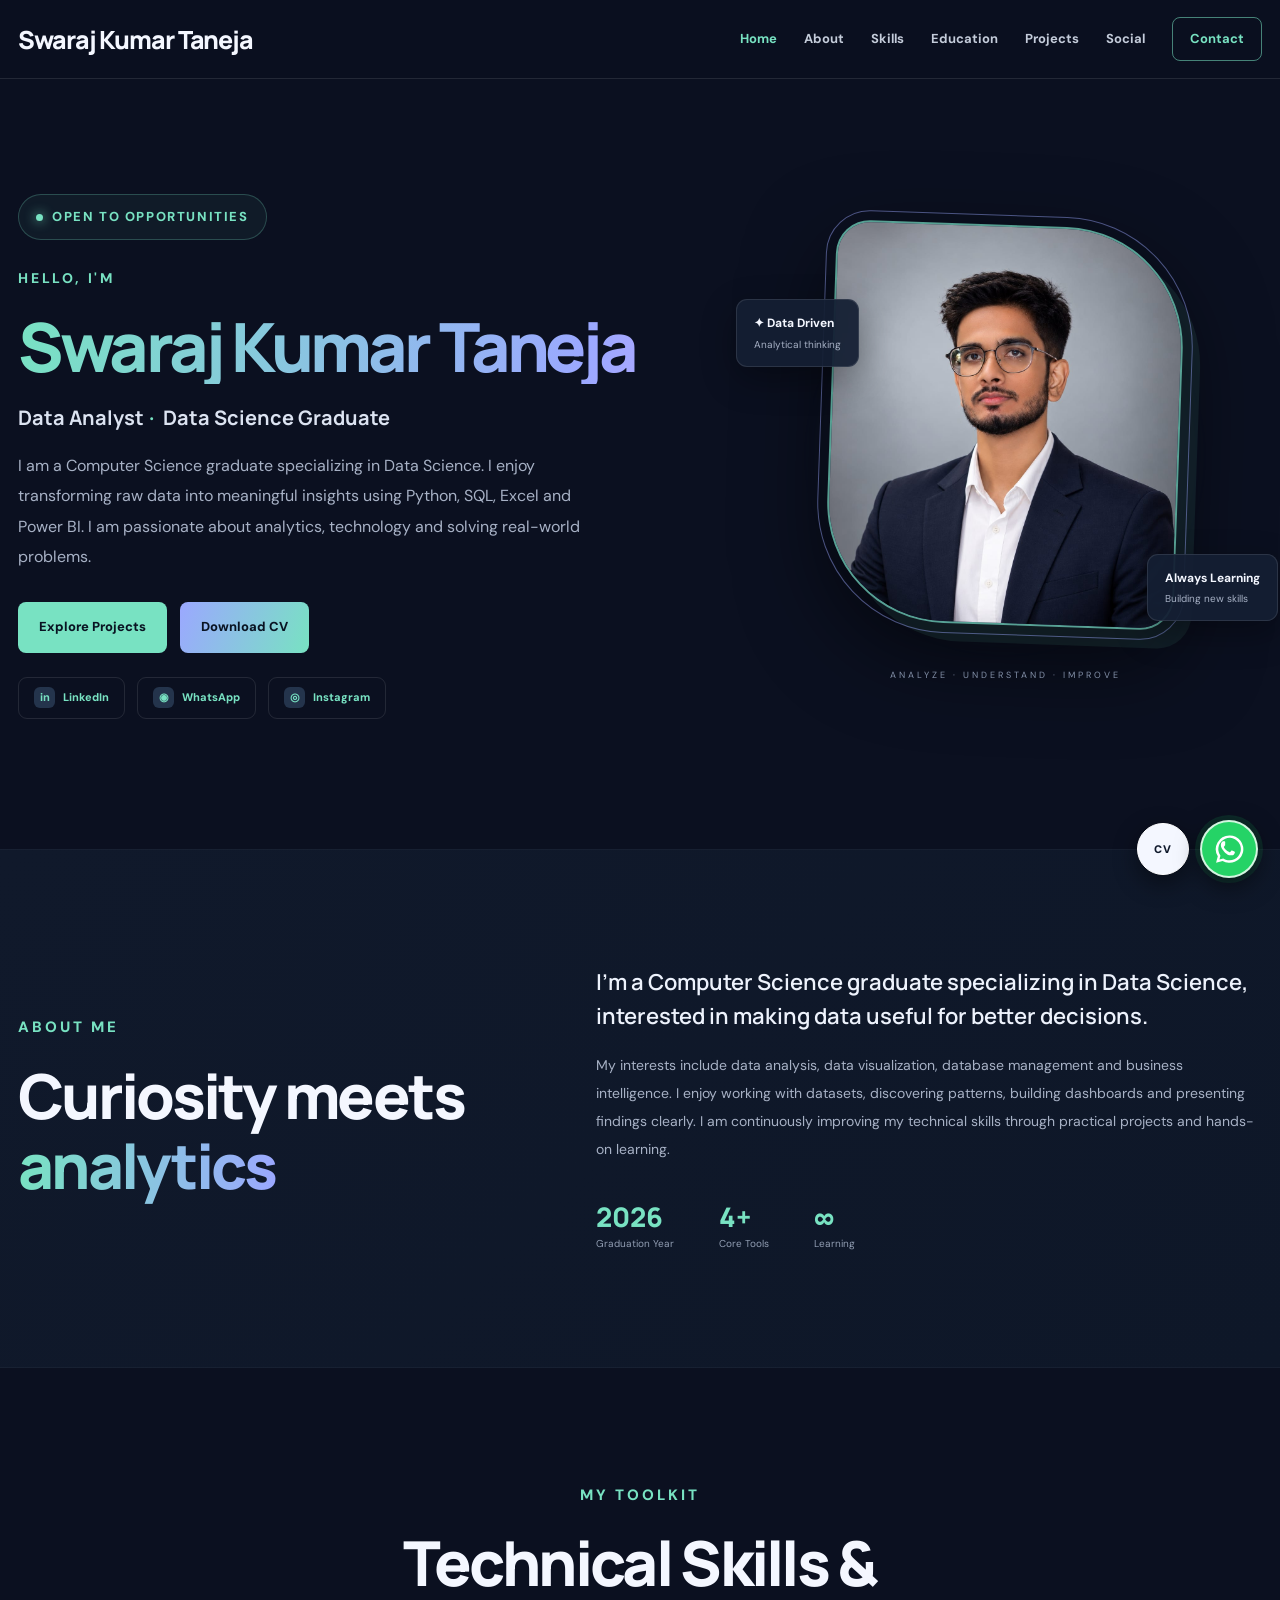
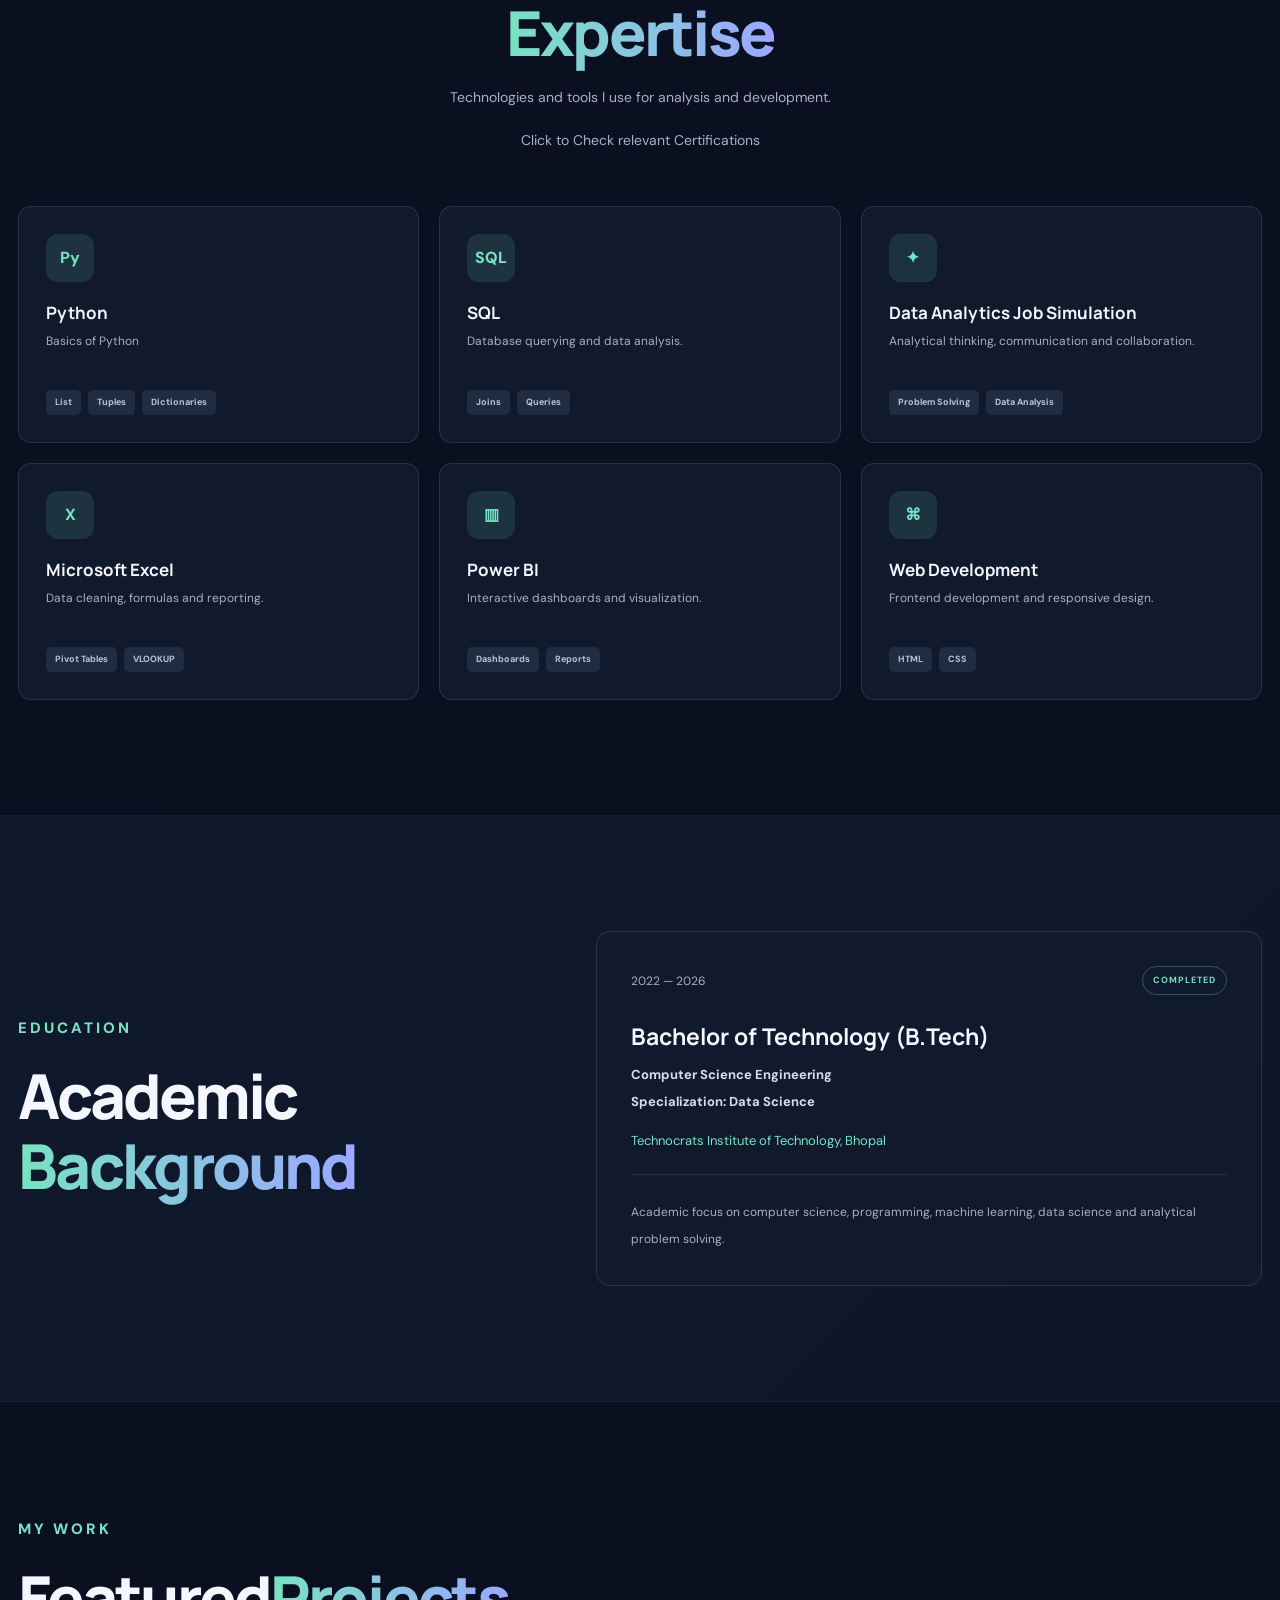
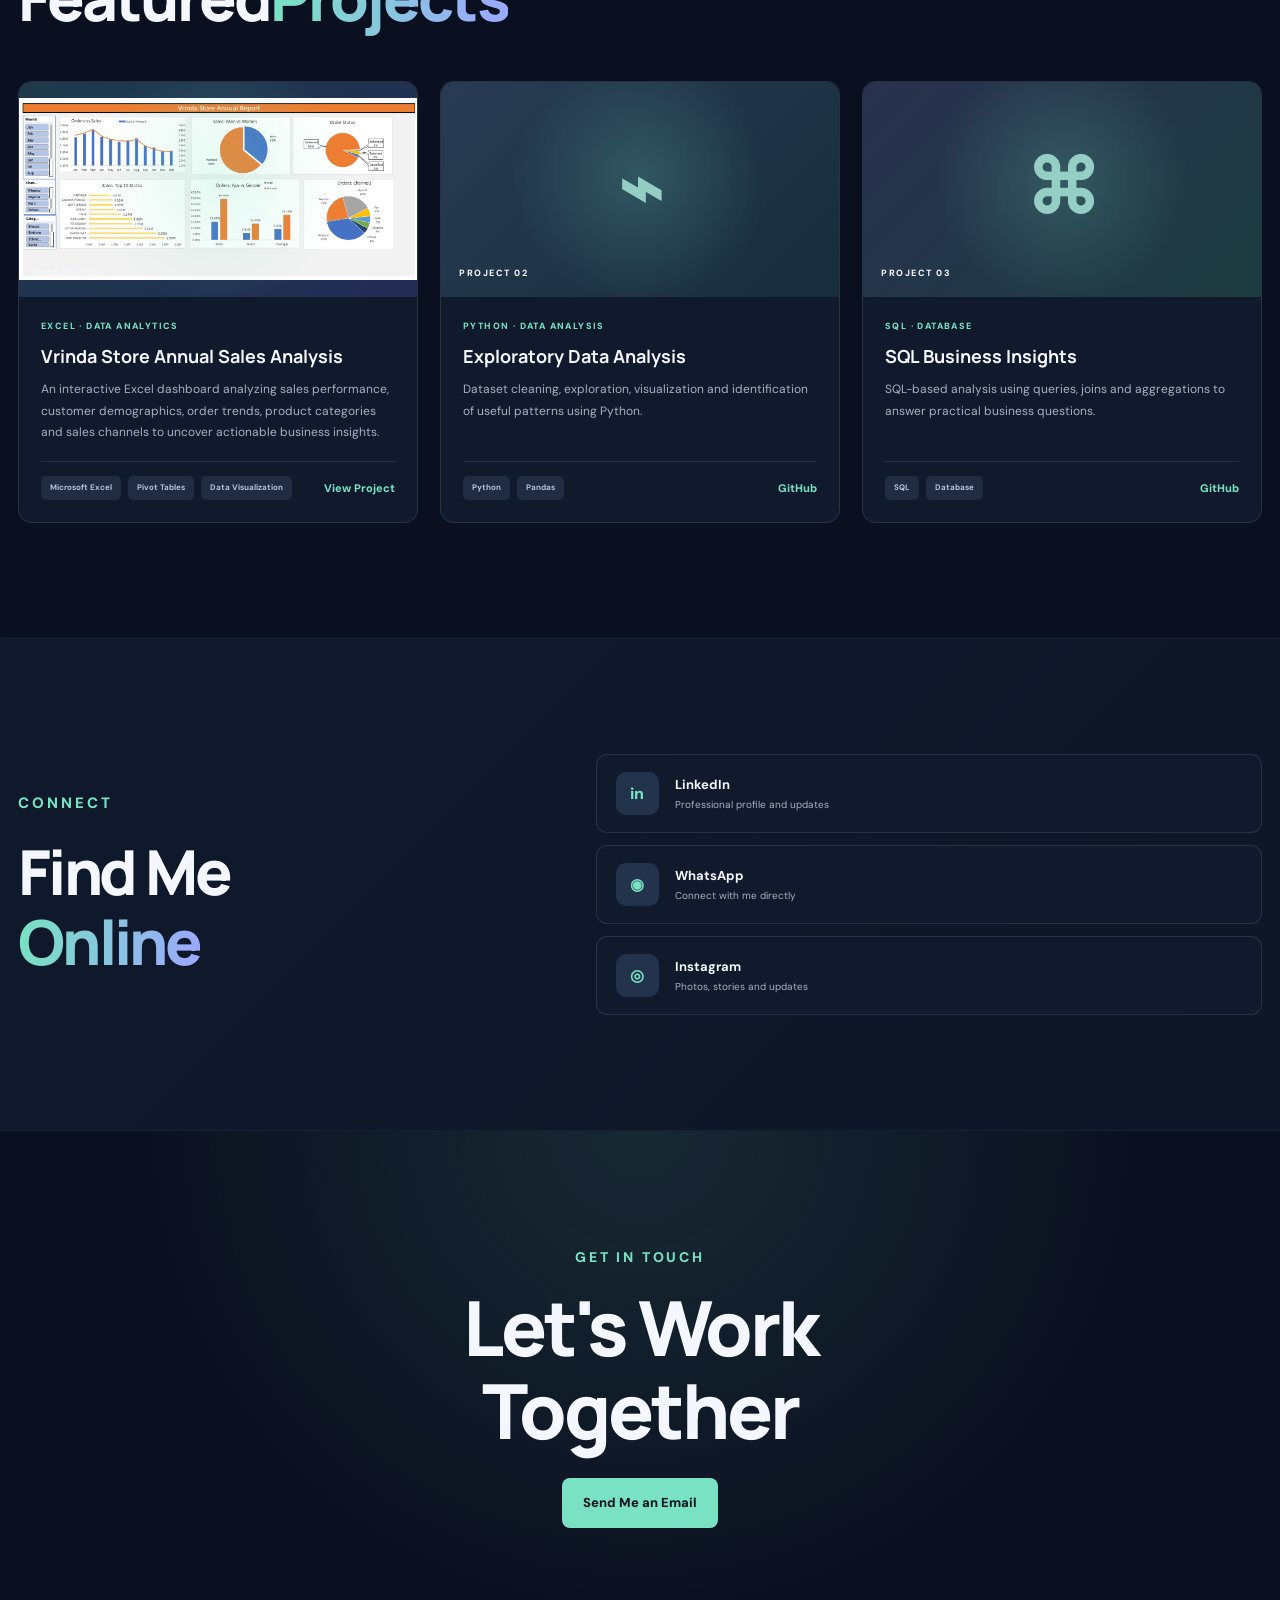
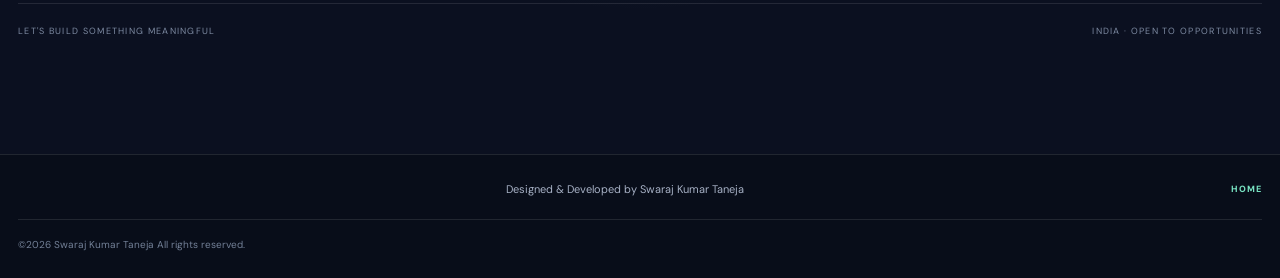
<file: index.html>
<!DOCTYPE html>
<html lang="en">
<head>
    <meta charset="UTF-8">
    <meta name="viewport" content="width=device-width, initial-scale=1.0">
    <meta name="description" content="Home — Swaraj Kumar Taneja portfolio">
    <title>Home | Swaraj Kumar Taneja</title>

    <link rel="preconnect" href="https://fonts.googleapis.com">
    <link rel="preconnect" href="https://fonts.gstatic.com" crossorigin>
    <link href="https://fonts.googleapis.com/css2?family=DM+Sans:wght@400;500;600;700&family=Manrope:wght@500;600;700;800&display=swap" rel="stylesheet">
    <link rel="stylesheet" href="style.css">

    <script src="script.js" defer></script>
</head>
<body>
<div
        class="page-loader"
        id="pageLoader"
        role="status"
        aria-live="polite"
        aria-label="Loading portfolio"
>
    <div class="loader-content">
        <div class="loader-logo">ANALYST<span></span></div>
        <p class="loader-kicker">SWARAJ KUMAR TANEJA</p>
        <h2>Preparing your experience</h2>
        <div class="loader-track">
            <span id="loaderBar"></span>
        </div>
        <div class="loader-meta">
            <span id="loaderPercent">0%</span>
            <span>LOADING</span>
        </div>
    </div>
</div>

<div class="progress" id="progress"></div>

<header class="header">
    <nav class="nav container" aria-label="Main navigation">
        <a href="index.html" class="logo">Swaraj Kumar Taneja</a>

        <button
                class="menu-toggle"
                id="menuToggle"
                aria-label="Open navigation"
                aria-expanded="false"
                aria-controls="navLinks"
        >
            <span></span>
            <span></span>
            <span></span>
        </button>

        <div class="nav-links" id="navLinks">
            <a href="index.html" class="active">Home</a>
            <a href="about.html" class="">About</a>
            <a href="skills.html" class="">Skills</a>
            <a href="education.html" class="">Education</a>
            <a href="projects.html" class="">Projects</a>
            <a href="social.html" class="">Social</a>
            <a href="contact.html" class="nav-btn">Contact</a>
        </div>
    </nav>
</header>

<main>
    <section class="hero container section" id="home">
        <div class="hero-text">
            <div class="availability">
                <span class="status-dot"></span>
                OPEN TO OPPORTUNITIES
            </div>

            <p class="eyebrow">HELLO, I'M</p>
            <h1 class="hero-name">Swaraj Kumar Taneja</h1>
            <h2>Data Analyst<span>·</span> Data Science Graduate</h2>

            <p class="intro">
                I am a Computer Science graduate specializing in Data Science. I enjoy transforming raw data into meaningful insights using Python, SQL, Excel and Power BI. I am passionate about analytics, technology and solving real-world problems.
            </p>

            <div class="hero-buttons">
                <a href="projects.html" class="btn primary">Explore Projects</a>
                <a href="assets/Swaraj-Kumar-Taneja-CV.pdf" class="btn cv-btn" download>
                    Download CV
                </a>
            </div>

            <div class="hero-social">
                <a
                        class="social-pill linkedin-pill"
                        href="https://www.linkedin.com/in/swaraj-kumar-taneja-853937258"
                        target="_blank"
                        rel="noopener noreferrer"
                        aria-label="LinkedIn"
                >
                    <span class="mini-brand">in</span>
                    LinkedIn
                </a>

                <a
                        class="social-pill whatsapp-pill"
                        href="https://wa.me/916203565963"
                        target="_blank"
                        rel="noopener noreferrer"
                        aria-label="WhatsApp"
                >
                    <span class="mini-brand">◉</span>
                    WhatsApp
                </a>

                <a
                        class="social-pill instagram-pill"
                        href="https://www.instagram.com/swaraj._.0001"
                        aria-label="Instagram"
                >
                    <span class="mini-brand">◎</span>
                    Instagram
                </a>
            </div>
        </div>

        <div class="hero-art">
            <div class="halo"></div>

            <div class="portrait">
                <img
                        src="images/profile.jpg"
                        alt="Portrait of Swaraj Kumar Taneja"
                        onerror="this.style.display='none'; this.parentElement.classList.add('no-photo');"
                >
            </div>

            <div class="float-card card-top">
                <strong>✦ Data Driven</strong>
                <small>Analytical thinking</small>
            </div>

            <div class="float-card card-bottom">
                <strong>Always Learning</strong>
                <small>Building new skills</small>
            </div>
            <br><br>
            <p class="art-caption">ANALYZE · UNDERSTAND · IMPROVE</p>
        </div>
    </section>

    <section class="section soft" id="about">
        <div class="container split">
            <div class="section-title">
                <p class="eyebrow">ABOUT ME</p>
                <h2>Curiosity meets<br><span class="gradient">analytics</span></h2>
            </div>

            <div class="about-copy">
                <p class="lead">
                    I'm a Computer Science graduate specializing in Data Science, interested in making data useful for better decisions.
                </p>
                <p>
                    My interests include data analysis, data visualization, database management and business intelligence. I enjoy working with datasets, discovering patterns, building dashboards and presenting findings clearly. I am continuously improving my technical skills through practical projects and hands-on learning.
                </p>

                <div class="stats">
                    <div>
                        <strong>2026</strong>
                        <small>Graduation Year</small>
                    </div>
                    <div>
                        <strong>4+</strong>
                        <small>Core Tools</small>
                    </div>
                    <div>
                        <strong>∞</strong>
                        <small>Learning</small>
                    </div>
                </div>
            </div>
        </div>
    </section>

    <section class="section container" id="skills">
        <div class="section-title centered">
            <p class="eyebrow">MY TOOLKIT</p>
            <h2>Technical Skills &amp;<br><span class="gradient">Expertise</span></h2>
            <p class="subtext">Technologies and tools I use for analysis and development.</p>
            <p class="subtext">Click to Check relevant Certifications</p>
        </div>

        <div class="skills-grid">
            <a class="skill" href="skills.html#python">
                <div class="skill-icon python">Py</div>
                <h3>Python</h3>
                <p>Basics of Python</p>
                <div class="tags">
                    <span>List</span>
                    <span>Tuples</span>
                    <span>Dictionaries</span>
                </div>
            </a>

            <a class="skill" href="skills.html#sql">
                <div class="skill-icon sql">SQL</div>
                <h3>SQL</h3>
                <p>Database querying and data analysis.</p>
                <div class="tags">
                    <span>Joins</span>
                    <span>Queries</span>
                </div>
            </a>

            <a class="skill" href="skills.html#soft">
                <div class="skill-icon soft">✦</div>
                <h3>Data Analytics Job Simulation</h3>
                <p>Analytical thinking, communication and collaboration.</p>
                <div class="tags">
                    <span>Problem Solving</span>
                    <span>Data Analysis</span>
                </div>
            </a>

            <a class="skill" href="skills.html#excel">
                <div class="skill-icon excel">X</div>
                <h3>Microsoft Excel</h3>
                <p>Data cleaning, formulas and reporting.</p>
                <div class="tags">
                    <span>Pivot Tables</span>
                    <span>VLOOKUP</span>
                </div>
            </a>

            <a class="skill" href="skills.html#powerbi">
                <div class="skill-icon powerbi">▥</div>
                <h3>Power BI</h3>
                <p>Interactive dashboards and visualization.</p>
                <div class="tags">
                    <span>Dashboards</span>
                    <span>Reports</span>
                </div>
            </a>

            <a class="skill" href="skills.html#web">
                <div class="skill-icon web">⌘</div>
                <h3>Web Development</h3>
                <p>Frontend development and responsive design.</p>
                <div class="tags">
                    <span>HTML</span>
                    <span>CSS</span>
                </div>
            </a>
        </div>
    </section>

    <section class="section soft" id="education">
        <div class="container split">
            <div class="section-title">
                <p class="eyebrow">EDUCATION</p>
                <h2>Academic<br><span class="gradient">Background</span></h2>
            </div>

            <article class="education-card">
                <div class="edu-top">
                    <span>2022 — 2026</span>
                    <b>COMPLETED</b>
                </div>
                <h3>Bachelor of Technology (B.Tech)</h3>
                <h4>Computer Science Engineering</h4>
                <h4>Specialization: Data Science</h4>
                <p>Technocrats Institute of Technology, Bhopal</p>
                <hr>
                <small>
                    Academic focus on computer science, programming, machine learning, data science and analytical problem solving.
                </small>
            </article>
        </div>
    </section>

    <section class="section container" id="projects">
        <div class="projects-heading">
            <div class="section-title">
                <p class="eyebrow">MY WORK</p>
                <h2>Featured<span class="gradient">Projects</span></h2>
            </div>
        </div>

        <div class="projects-grid">
            <article class="project">
                <a
                        class="project-image project-one"
                        href="project-1.html"
                        target="_blank"
                        rel="noopener noreferrer"
                        aria-label="Open Business Analytics Dashboard repository"
                >
                    <span class="image-symbol"><img src="images/project.png" alt="Vrinda Store Data Analysis Project"></span>
                    <span class="project-number">PROJECT 01</span>
                </a>

                <div class="project-content">
                    <p class="category">EXCEL · DATA ANALYTICS</p>
                    <h3>Vrinda Store Annual Sales Analysis</h3>
                    <p>
                        An interactive Excel dashboard analyzing sales performance, customer demographics, order trends, product categories and sales channels to uncover actionable business insights.
                    </p>
                    <div class="project-bottom">
                        <div class="tags">
                            <span>Microsoft Excel</span>
                            <span>Pivot Tables</span>
                            <span>Data Visualization</span>
                        </div>
                        <a href="project-1.html" target="_blank" rel="noopener noreferrer">View Project</a>
                    </div>
                </div>
            </article>

            <article class="project">
                <a
                        class="project-image project-two"
                        href="project-2.html"
                        target="_blank"
                        rel="noopener noreferrer"
                        aria-label="Open Exploratory Data Analysis repository"
                >
                    <span class="image-symbol">⌁</span>
                    <span class="project-number">PROJECT 02</span>
                </a>

                <div class="project-content">
                    <p class="category">PYTHON · DATA ANALYSIS</p>
                    <h3>Exploratory Data Analysis</h3>
                    <p>
                        Dataset cleaning, exploration, visualization and identification of useful patterns using Python.
                    </p>
                    <div class="project-bottom">
                        <div class="tags">
                            <span>Python</span>
                            <span>Pandas</span>
                        </div>
                        <a href="project-2.html" target="_blank" rel="noopener noreferrer">GitHub</a>
                    </div>
                </div>
            </article>

            <article class="project">
                <a
                        class="project-image project-three"
                        href="project-3.html"
                        target="_blank"
                        rel="noopener noreferrer"
                        aria-label="Open SQL Business Insights repository"
                >
                    <span class="image-symbol">⌘</span>
                    <span class="project-number">PROJECT 03</span>
                </a>

                <div class="project-content">
                    <p class="category">SQL · DATABASE</p>
                    <h3>SQL Business Insights</h3>
                    <p>
                        SQL-based analysis using queries, joins and aggregations to answer practical business questions.
                    </p>
                    <div class="project-bottom">
                        <div class="tags">
                            <span>SQL</span>
                            <span>Database</span>
                        </div>
                        <a href="project-3.html" target="_blank" rel="noopener noreferrer">GitHub</a>
                    </div>
                </div>
            </article>
        </div>
    </section>

    <section class="section soft" id="social">
        <div class="container split">
            <div class="section-title">
                <p class="eyebrow">CONNECT</p>
                <h2>Find Me<br><span class="gradient">Online</span></h2>
            </div>

            <div class="social-list">
                <a
                        href="https://www.linkedin.com/in/swaraj-kumar-taneja-853937258"
                        target="_blank"
                        rel="noopener noreferrer"
                >
                    <span class="social-icon linkedin">in</span>
                    <span>
              <b>LinkedIn</b>
              <small>Professional profile and updates</small>
            </span>
                </a>

                <a
                        href="https://wa.me/916203565963"
                        target="_blank"
                        rel="noopener noreferrer"
                >
                    <span class="social-icon whatsapp">◉</span>
                    <span>
              <b>WhatsApp</b>
              <small>Connect with me directly</small>
            </span>
                </a>

                <a
                        href="https://www.instagram.com/swaraj._.0001"
                        target="_blank"
                        rel="noopener noreferrer"
                >
                    <span class="social-icon">◎</span>
                    <span>
              <b>Instagram</b>
              <small>Photos, stories and updates</small>
            </span>
                </a>
            </div>
        </div>
    </section>

    <section class="section contact" id="contact">
        <div class="container contact-inner">
            <p class="eyebrow">GET IN TOUCH</p>
            <h2>Let's Work<br>Together</h2>
            <p></p>
            <a href="mailto:swaraj97713473431@gmail.com" class="btn primary">Send Me an Email</a>

            <div class="contact-foot">
                <span>LET'S BUILD SOMETHING MEANINGFUL</span>
                <span>INDIA · OPEN TO OPPORTUNITIES</span>
            </div>
        </div>
    </section>
</main>

<footer class="footer">
    <div class="container footer-top">
        <p></p>
        <p>Designed &amp; Developed by Swaraj Kumar Taneja</p>
        <a href="index.html">HOME</a>
    </div>

    <div class="container copyright">
        ©<span id="year"></span> Swaraj Kumar Taneja All rights reserved.
    </div>
</footer>

<div class="floating-actions" aria-label="Quick contact actions">
    <a
            href="assets/Swaraj-Kumar-Taneja-CV.pdf"
            class="floating-cv"
            download
            aria-label="Download CV"
            title="Download CV"
    >
        <span>CV</span>
    </a>

    <a
            href="https://wa.me/916203565963"
            class="whatsapp-float"
            target="_blank"
            rel="noopener noreferrer"
            aria-label="Chat on WhatsApp"
            title="Chat on WhatsApp"
    >
        <svg viewBox="0 0 32 32" aria-hidden="true">
            <path d="M16 3.2A12.5 12.5 0 0 0 5.3 22.2L3.7 28l6-1.6A12.5 12.5 0 1 0 16 3.2Zm0 22.7c-1.9 0-3.7-.5-5.3-1.5l-.4-.2-3.5.9.9-3.4-.2-.4A10.3 10.3 0 1 1 16 25.9Z"/>
            <path d="M12.1 9.1c-.3-.7-.6-.7-.9-.7h-.8c-.3 0-.7.1-1 .5-.4.4-1.3 1.3-1.3 3.1s1.3 3.6 1.5 3.9c.2.2 2.5 4 6.1 5.4 3 .1 3.6-.1 4.3-.8.7-.7.9-1.4.9-2 0-.2-.2-.4-.5-.6l-2.1-1c-.3-.1-.5-.2-.7.2-.2.4-.8 1-1 1.2-.2.2-.4.2-.7.1-.4-.2-1.6-.6-3-1.9-1.1-1-1.8-2.2-2-2.6-.2-.4 0-.5.2-.7l.5-.6c.2-.2.2-.4.4-.6.1-.2.1-.4 0-.6z"/>
        </svg>
    </a>
</div>
</body>
</html>
</file>
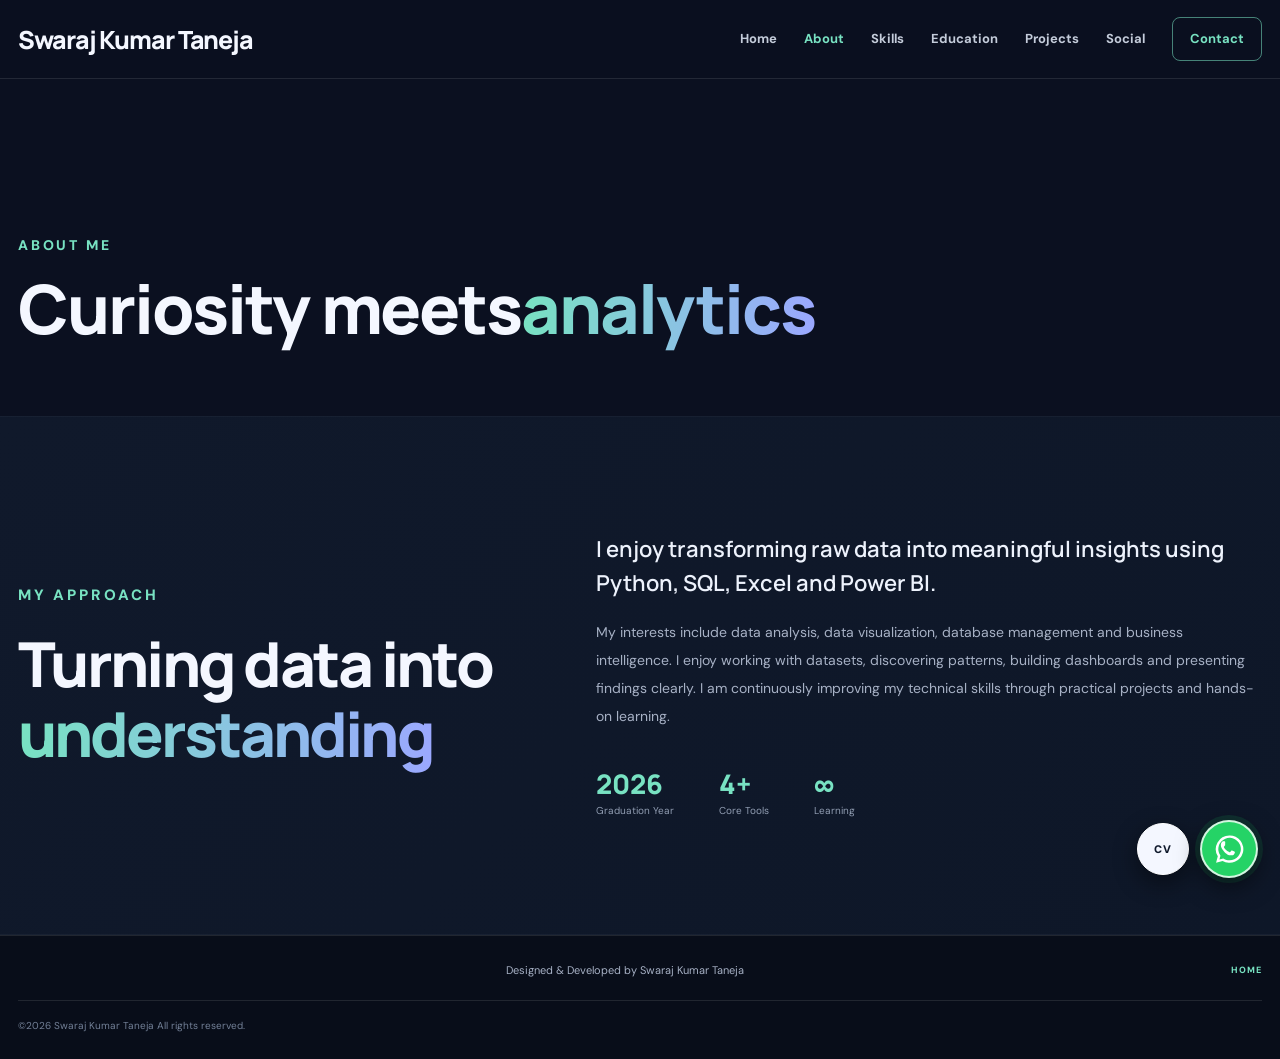
<file: about.html>
<!DOCTYPE html>
<html lang="en">
<head>
    <meta charset="UTF-8">
    <meta name="viewport" content="width=device-width, initial-scale=1.0">
    <meta name="description" content="About — Swaraj Kumar Taneja portfolio">
    <title>About | Swaraj Kumar Taneja</title>

    <link rel="preconnect" href="https://fonts.googleapis.com">
    <link rel="preconnect" href="https://fonts.gstatic.com" crossorigin>
    <link href="https://fonts.googleapis.com/css2?family=DM+Sans:wght@400;500;600;700&family=Manrope:wght@500;600;700;800&display=swap" rel="stylesheet">
    <link rel="stylesheet" href="style.css">

    <script src="script.js" defer></script>
</head>
<body>
<div class="progress" id="progress"></div>

<header class="header">
    <nav class="nav container" aria-label="Main navigation">
        <a href="index.html" class="logo">Swaraj Kumar Taneja</a>

        <button
                class="menu-toggle"
                id="menuToggle"
                aria-label="Open navigation"
                aria-expanded="false"
                aria-controls="navLinks"
        >
            <span></span>
            <span></span>
            <span></span>
        </button>

        <div class="nav-links" id="navLinks">
            <a href="index.html" class="">Home</a>
            <a href="about.html" class="active">About</a>
            <a href="skills.html" class="">Skills</a>
            <a href="education.html" class="">Education</a>
            <a href="projects.html" class="">Projects</a>
            <a href="social.html" class="">Social</a>
            <a href="contact.html" class="nav-btn">Contact</a>
        </div>
    </nav>
</header>

<main>
    <section class="container page-hero">
        <p class="eyebrow">ABOUT ME</p>
        <h1>Curiosity meets<span class="gradient">analytics</span></h1>
    </section>

    <section class="section soft">
        <div class="container split">
            <div class="section-title">
                <p class="eyebrow">MY APPROACH</p>
                <h2>Turning data into<br><span class="gradient">understanding</span></h2>
            </div>

            <div class="about-copy">
                <p class="lead">
                    I enjoy transforming raw data into meaningful insights using Python, SQL, Excel and Power BI.
                </p>
                <p>
                    My interests include data analysis, data visualization, database management and business intelligence. I enjoy working with datasets, discovering patterns, building dashboards and presenting findings clearly. I am continuously improving my technical skills through practical projects and hands-on learning.
                </p>

                <div class="stats">
                    <div>
                        <strong>2026</strong>
                        <small>Graduation Year</small>
                    </div>
                    <div>
                        <strong>4+</strong>
                        <small>Core Tools</small>
                    </div>
                    <div>
                        <strong>∞</strong>
                        <small>Learning</small>
                    </div>
                </div>
            </div>
        </div>
    </section>
</main>

<footer class="footer">
    <div class="container footer-top">
        <p></p>
        <p>Designed &amp; Developed by Swaraj Kumar Taneja</p>
        <a href="index.html">HOME</a>
    </div>

    <div class="container copyright">
        ©<span id="year"></span> Swaraj Kumar Taneja All rights reserved.
    </div>
</footer>

<div class="floating-actions" aria-label="Quick contact actions">
    <a
            href="assets/Swaraj-Kumar-Taneja-CV.pdf"
            class="floating-cv"
            download
            aria-label="Download CV"
            title="Download CV"
    >
        <span>CV</span>
    </a>

    <a
            href="https://wa.me/916203565963"
            class="whatsapp-float"
            target="_blank"
            rel="noopener noreferrer"
            aria-label="Chat on WhatsApp"
            title="Chat on WhatsApp"
    >
        <svg viewBox="0 0 32 32" aria-hidden="true">
            <path d="M16 3.2A12.5 12.5 0 0 0 5.3 22.2L3.7 28l6-1.6A12.5 12.5 0 1 0 16 3.2Zm0 22.7c-1.9 0-3.7-.5-5.3-1.5l-.4-.2-3.5.9.9-3.4-.2-.4A10.3 10.3 0 1 1 16 25.9Z"/>
            <path d="M12.1 9.1c-.3-.7-.6-.7-.9-.7h-.8c-.3 0-.7.1-1 .5-.4.4-1.3 1.3-1.3 3.1s1.3 3.6 1.5 3.9c.2.2 2.5 4 6.1 5.4 3 .1 3.6-.1 4.3-.8.7-.7.9-1.4.9-2 0-.2-.2-.4-.5-.6l-2.1-1c-.3-.1-.5-.2-.7.2-.2.4-.8 1-1 1.2-.2.2-.4.2-.7.1-.4-.2-1.6-.6-3-1.9-1.1-1-1.8-2.2-2-2.6-.2-.4 0-.5.2-.7l.5-.6c.2-.2.2-.4.4-.6.1-.2.1-.4 0-.6z"/>
        </svg>
    </a>
</div>
</body>
</html>
</file>
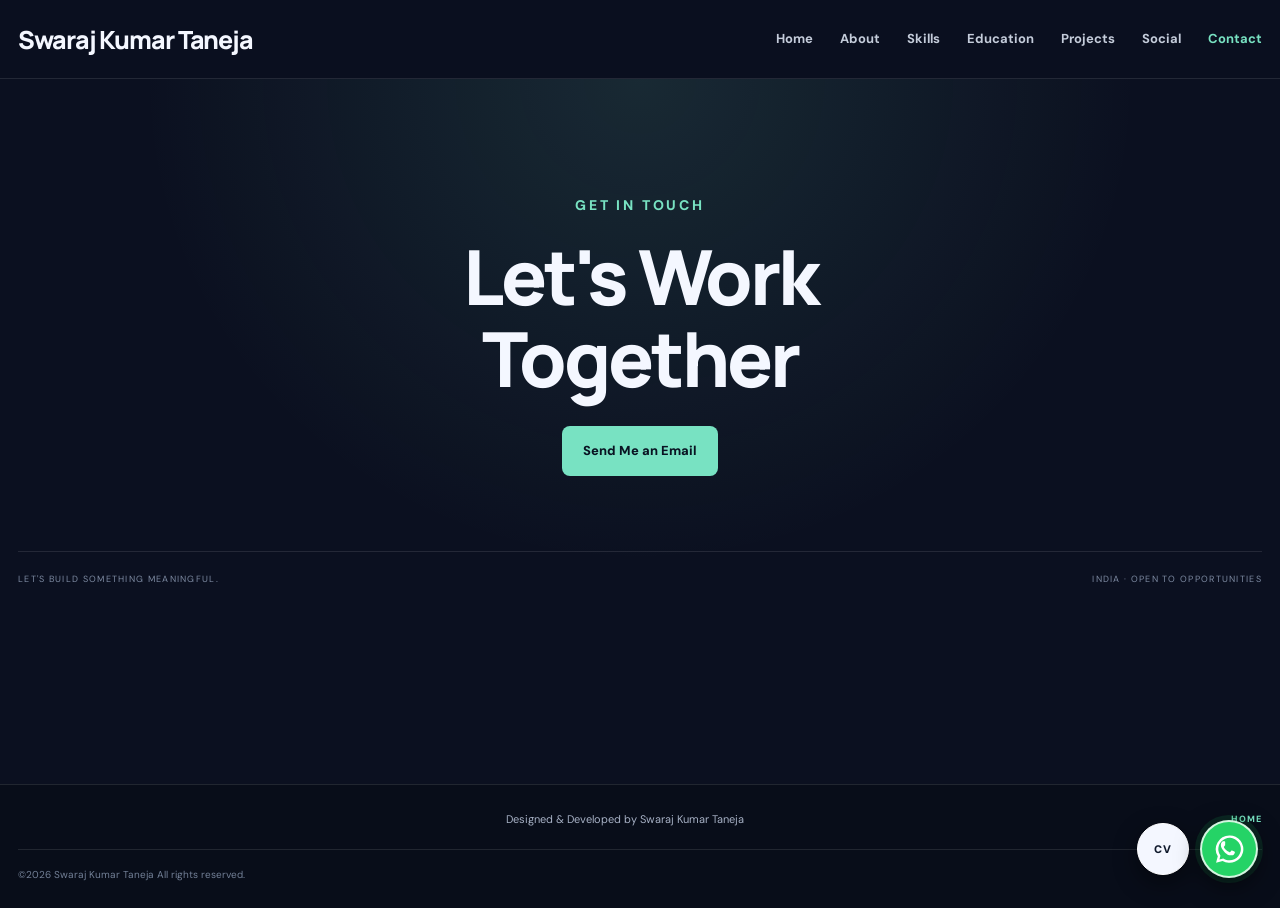
<file: contact.html>
<!DOCTYPE html>
<html lang="en">
<head>
    <meta charset="UTF-8">
    <meta name="viewport" content="width=device-width, initial-scale=1.0">
    <meta name="description" content="Contact — Swaraj Kumar Taneja portfolio">
    <title>Contact | Swaraj Kumar Taneja</title>

    <link rel="preconnect" href="https://fonts.googleapis.com">
    <link rel="preconnect" href="https://fonts.gstatic.com" crossorigin>
    <link href="https://fonts.googleapis.com/css2?family=DM+Sans:wght@400;500;600;700&family=Manrope:wght@500;600;700;800&display=swap" rel="stylesheet">
    <link rel="stylesheet" href="style.css">

    <script src="script.js" defer></script>
</head>
<body>
<div class="progress" id="progress"></div>

<header class="header">
    <nav class="nav container" aria-label="Main navigation">
        <a href="index.html" class="logo">Swaraj Kumar Taneja</a>

        <button
                class="menu-toggle"
                id="menuToggle"
                aria-label="Open navigation"
                aria-expanded="false"
                aria-controls="navLinks"
        >
            <span></span>
            <span></span>
            <span></span>
        </button>

        <div class="nav-links" id="navLinks">
            <a href="index.html" class="">Home</a>
            <a href="about.html" class="">About</a>
            <a href="skills.html" class="">Skills</a>
            <a href="education.html" class="">Education</a>
            <a href="projects.html" class="">Projects</a>
            <a href="social.html" class="">Social</a>
            <a href="contact.html" class="active">Contact</a>
        </div>
    </nav>
</header>

<main>
    <section class="section contact">
        <div class="container contact-inner">
            <p class="eyebrow">GET IN TOUCH</p>
            <h2>Let's Work<br>Together</h2>
            <p></p>
            <a href="mailto:swaraj97713473431@gmail.com" class="btn primary">
                Send Me an Email
            </a>

            <div class="contact-foot">
                <span>LET'S BUILD SOMETHING MEANINGFUL.</span>
                <span>INDIA · OPEN TO OPPORTUNITIES</span>
            </div>
        </div>
    </section>
</main>
<br><br><br>
<footer class="footer">
    <div class="container footer-top">
        <p></p>
        <p>Designed &amp; Developed by Swaraj Kumar Taneja</p>
        <a href="index.html">HOME</a>
    </div>

    <div class="container copyright">
        ©<span id="year"></span> Swaraj Kumar Taneja All rights reserved.
    </div>
</footer>

<div class="floating-actions" aria-label="Quick contact actions">
    <a
            href="assets/Swaraj-Kumar-Taneja-CV.pdf"
            class="floating-cv"
            download
            aria-label="Download CV"
            title="Download CV"
    >
        <span>CV</span>
    </a>

    <a
            href="https://wa.me/916203565963"
            class="whatsapp-float"
            target="_blank"
            rel="noopener noreferrer"
            aria-label="Chat on WhatsApp"
            title="Chat on WhatsApp"
    >
        <svg viewBox="0 0 32 32" aria-hidden="true">
            <path d="M16 3.2A12.5 12.5 0 0 0 5.3 22.2L3.7 28l6-1.6A12.5 12.5 0 1 0 16 3.2Zm0 22.7c-1.9 0-3.7-.5-5.3-1.5l-.4-.2-3.5.9.9-3.4-.2-.4A10.3 10.3 0 1 1 16 25.9Z"/>
            <path d="M12.1 9.1c-.3-.7-.6-.7-.9-.7h-.8c-.3 0-.7.1-1 .5-.4.4-1.3 1.3-1.3 3.1s1.3 3.6 1.5 3.9c.2.2 2.5 4 6.1 5.4 3 .1 3.6-.1 4.3-.8.7-.7.9-1.4.9-2 0-.2-.2-.4-.5-.6l-2.1-1c-.3-.1-.5-.2-.7.2-.2.4-.8 1-1 1.2-.2.2-.4.2-.7.1-.4-.2-1.6-.6-3-1.9-1.1-1-1.8-2.2-2-2.6-.2-.4 0-.5.2-.7l.5-.6c.2-.2.2-.4.4-.6.1-.2.1-.4 0-.6z"/>
        </svg>
    </a>
</div>
</body>
</html>
</file>
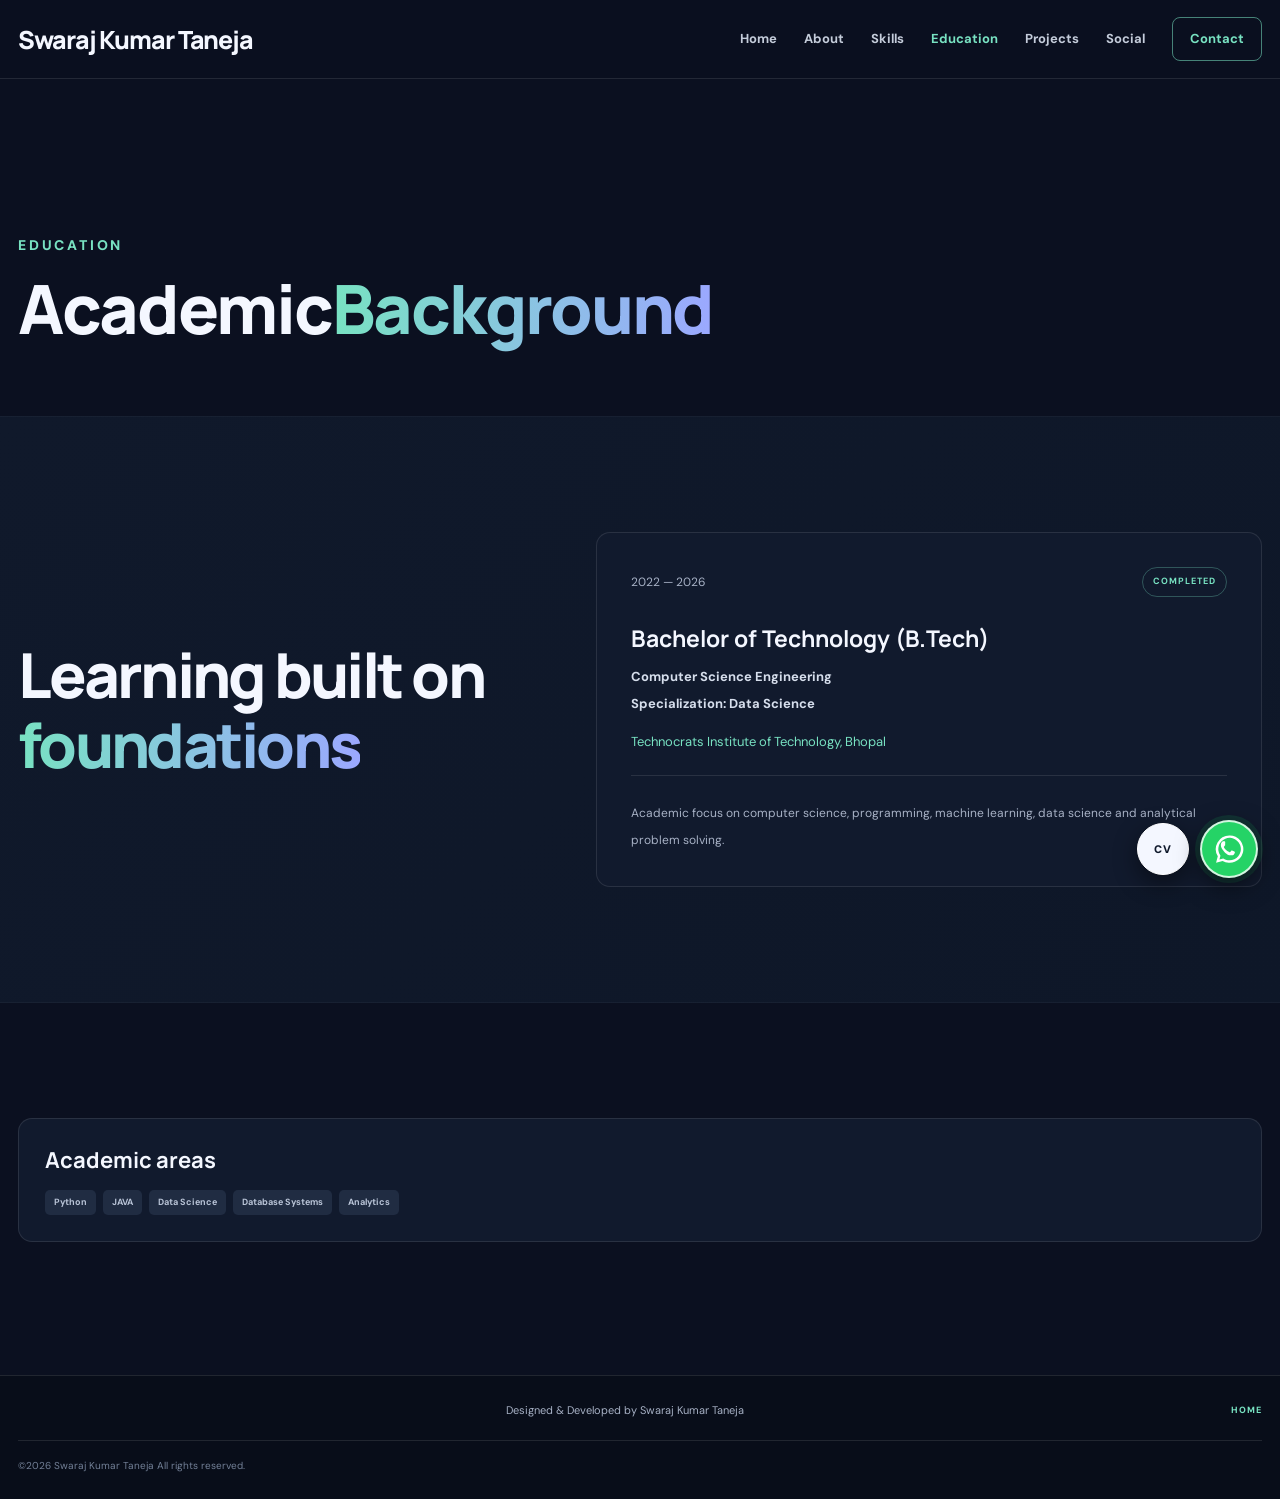
<file: education.html>
<!DOCTYPE html>
<html lang="en">
<head>
    <meta charset="UTF-8">
    <meta name="viewport" content="width=device-width, initial-scale=1.0">
    <meta name="description" content="Education — Swaraj Kumar Taneja portfolio">
    <title>Education | Swaraj Kumar Taneja</title>

    <link rel="preconnect" href="https://fonts.googleapis.com">
    <link rel="preconnect" href="https://fonts.gstatic.com" crossorigin>
    <link href="https://fonts.googleapis.com/css2?family=DM+Sans:wght@400;500;600;700&family=Manrope:wght@500;600;700;800&display=swap" rel="stylesheet">
    <link rel="stylesheet" href="style.css">

    <script src="script.js" defer></script>
</head>
<body>
<div class="progress" id="progress"></div>

<header class="header">
    <nav class="nav container" aria-label="Main navigation">
        <a href="index.html" class="logo">Swaraj Kumar Taneja</a>

        <button
                class="menu-toggle"
                id="menuToggle"
                aria-label="Open navigation"
                aria-expanded="false"
                aria-controls="navLinks"
        >
            <span></span>
            <span></span>
            <span></span>
        </button>

        <div class="nav-links" id="navLinks">
            <a href="index.html" class="">Home</a>
            <a href="about.html" class="">About</a>
            <a href="skills.html" class="">Skills</a>
            <a href="education.html" class="active">Education</a>
            <a href="projects.html" class="">Projects</a>
            <a href="social.html" class="">Social</a>
            <a href="contact.html" class="nav-btn">Contact</a>
        </div>
    </nav>
</header>

<main>
    <section class="container page-hero">
        <p class="eyebrow">EDUCATION</p>
        <h1>Academic<span class="gradient">Background</span></h1>
    </section>

    <section class="section soft">
        <div class="container split">
            <div class="section-title">
                <h2>Learning built on<br><span class="gradient">foundations</span></h2>
            </div>

            <article class="education-card">
                <div class="edu-top">
                    <span>2022 — 2026</span>
                    <b>COMPLETED</b>
                </div>
                <h3>Bachelor of Technology (B.Tech)</h3>
                <h4>Computer Science Engineering</h4>
                <h4>Specialization: Data Science</h4>
                <p>Technocrats Institute of Technology, Bhopal</p>
                <hr>
                <small>
                    Academic focus on computer science, programming, machine learning, data science and analytical problem solving.
                </small>
            </article>
        </div>
    </section>

    <section class="container section">
        <div class="detail-panel">
            <h2>Academic areas</h2>
            <div class="tags">
                <span>Python</span>
                <span>JAVA</span>
                <span>Data Science</span>
                <span>Database Systems</span>
                <span>Analytics</span>
            </div>
        </div>
    </section>
</main>

<footer class="footer">
    <div class="container footer-top">
        <p></p>
        <p>Designed &amp; Developed by Swaraj Kumar Taneja</p>
        <a href="index.html">HOME</a>
    </div>

    <div class="container copyright">
        ©<span id="year"></span> Swaraj Kumar Taneja All rights reserved.
    </div>
</footer>

<div class="floating-actions" aria-label="Quick contact actions">
    <a
            href="assets/Swaraj-Kumar-Taneja-CV.pdf"
            class="floating-cv"
            download
            aria-label="Download CV"
            title="Download CV"
    >
        <span>CV</span>
    </a>

    <a
            href="https://wa.me/916203565963"
            class="whatsapp-float"
            target="_blank"
            rel="noopener noreferrer"
            aria-label="Chat on WhatsApp"
            title="Chat on WhatsApp"
    >
        <svg viewBox="0 0 32 32" aria-hidden="true">
            <path d="M16 3.2A12.5 12.5 0 0 0 5.3 22.2L3.7 28l6-1.6A12.5 12.5 0 1 0 16 3.2Zm0 22.7c-1.9 0-3.7-.5-5.3-1.5l-.4-.2-3.5.9.9-3.4-.2-.4A10.3 10.3 0 1 1 16 25.9Z"/>
            <path d="M12.1 9.1c-.3-.7-.6-.7-.9-.7h-.8c-.3 0-.7.1-1 .5-.4.4-1.3 1.3-1.3 3.1s1.3 3.6 1.5 3.9c.2.2 2.5 4 6.1 5.4 3 .1 3.6-.1 4.3-.8.7-.7.9-1.4.9-2 0-.2-.2-.4-.5-.6l-2.1-1c-.3-.1-.5-.2-.7.2-.2.4-.8 1-1 1.2-.2.2-.4.2-.7.1-.4-.2-1.6-.6-3-1.9-1.1-1-1.8-2.2-2-2.6-.2-.4 0-.5.2-.7l.5-.6c.2-.2.2-.4.4-.6.1-.2.1-.4 0-.6z"/>
        </svg>
    </a>
</div>
</body>
</html>
</file>
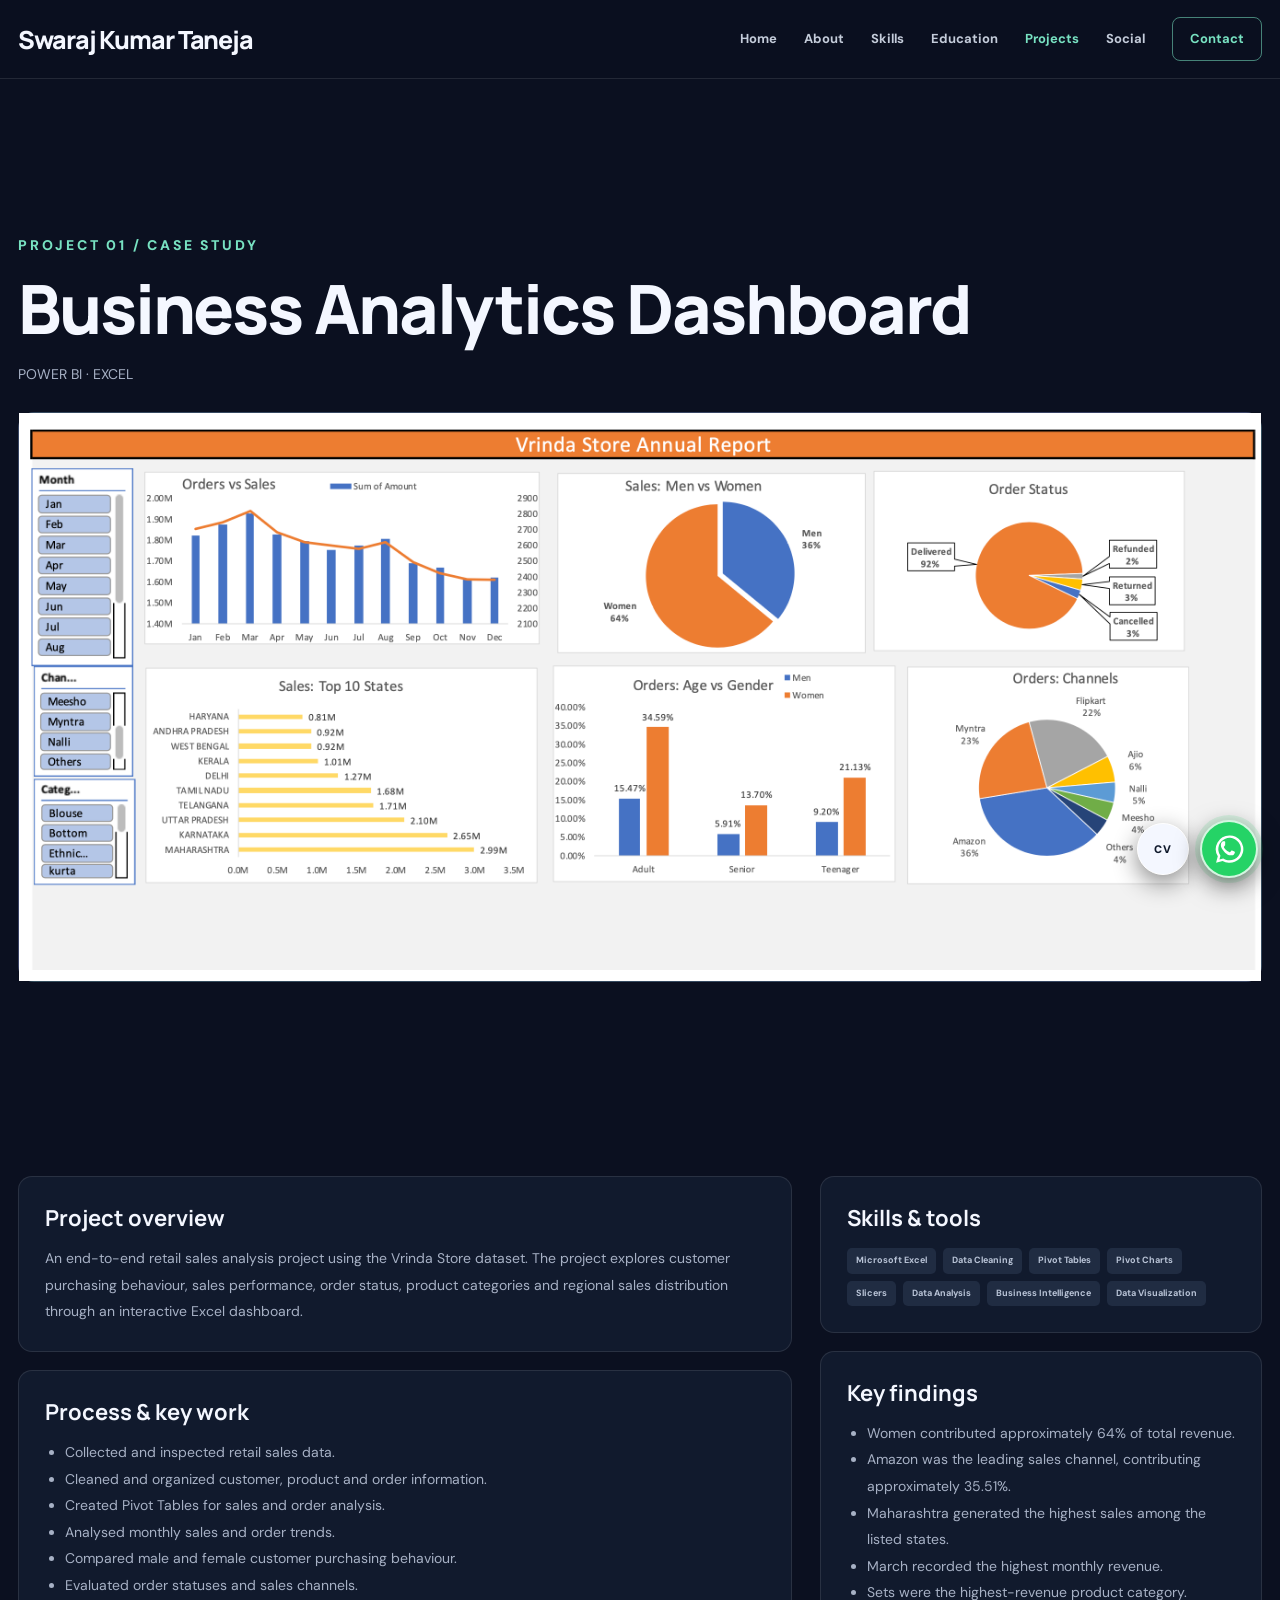
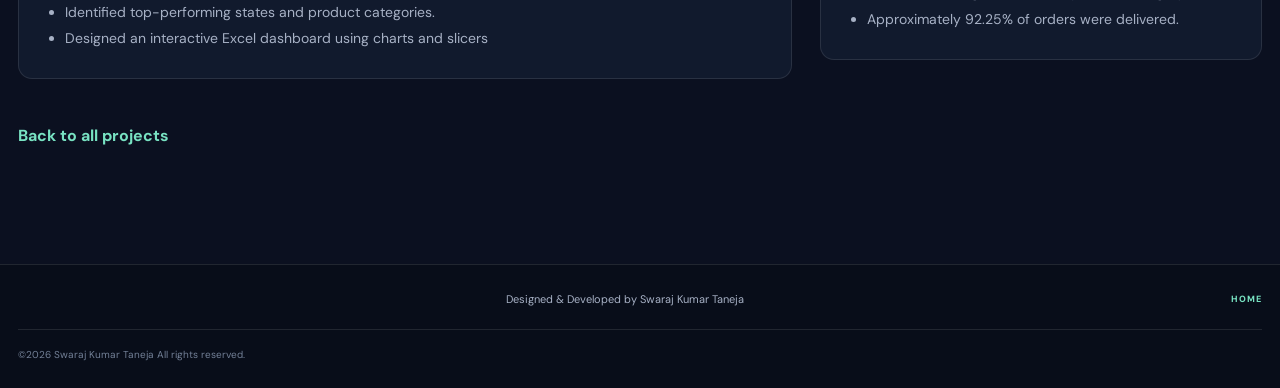
<file: project-1.html>
<!DOCTYPE html>
<html lang="en">
<head>
    <meta charset="UTF-8">
    <meta name="viewport" content="width=device-width, initial-scale=1.0">
    <meta name="description" content="Business Analytics Dashboard — Swaraj Kumar Taneja portfolio">
    <title>Business Analytics Dashboard | Swaraj Kumar Taneja</title>

    <link rel="preconnect" href="https://fonts.googleapis.com">
    <link rel="preconnect" href="https://fonts.gstatic.com" crossorigin>
    <link href="https://fonts.googleapis.com/css2?family=DM+Sans:wght@400;500;600;700&family=Manrope:wght@500;600;700;800&display=swap" rel="stylesheet">
    <link rel="stylesheet" href="style.css">

    <script src="script.js" defer></script>
</head>
<body>
<div class="progress" id="progress"></div>

<header class="header">
    <nav class="nav container" aria-label="Main navigation">
        <a href="index.html" class="logo">Swaraj Kumar Taneja</a>

        <button
                class="menu-toggle"
                id="menuToggle"
                aria-label="Open navigation"
                aria-expanded="false"
                aria-controls="navLinks"
        >
            <span></span>
            <span></span>
            <span></span>
        </button>

        <div class="nav-links" id="navLinks">
            <a href="index.html" class="">Home</a>
            <a href="about.html" class="">About</a>
            <a href="skills.html" class="">Skills</a>
            <a href="education.html" class="">Education</a>
            <a href="projects.html" class="active">Projects</a>
            <a href="social.html" class="">Social</a>
            <a href="contact.html" class="nav-btn">Contact</a>
        </div>
    </nav>
</header>

<main>
    <section class="container page-hero">
        <p class="eyebrow">PROJECT 01 / CASE STUDY</p>
        <h1>Business Analytics Dashboard</h1>
        <p class="subtext">POWER BI · EXCEL</p>
        <div class="detail-visual"><img src="images/project.png" alt="Vrinda Store Data Analysis Project"></div>
    </section>

    <section class="container section">
        <div class="detail-layout">
            <div>
                <article class="detail-panel">
                    <h2>Project overview</h2>
                    <p>
                        An end-to-end retail sales analysis project using the Vrinda Store dataset. The project explores customer purchasing behaviour, sales performance, order status, product categories and regional sales distribution through an interactive Excel dashboard.
                    </p>
                </article>

                <article class="detail-panel">
                    <h2>Process &amp; key work</h2>
                    <ul>
                        <li>Collected and inspected retail sales data.</li>
                        <li>Cleaned and organized customer, product and order information.</li>
                        <li>Created Pivot Tables for sales and order analysis.</li>
                        <li>Analysed monthly sales and order trends.</li>
                        <li>Compared male and female customer purchasing behaviour.</li>
                        <li>Evaluated order statuses and sales channels.</li>
                        <li>Identified top-performing states and product categories.</li>
                        <li>Designed an interactive Excel dashboard using charts and slicers</li>
                    </ul>
                </article>

            </div>

            <aside>
                <article class="detail-panel">
                    <h2>Skills &amp; tools</h2>
                    <div class="tags">
                        <span>Microsoft Excel</span>
                        <span>Data Cleaning</span>
                        <span>Pivot Tables</span>
                        <span>Pivot Charts</span>
                        <span>Slicers</span>
                        <span>Data Analysis</span>
                        <span>Business Intelligence</span>
                        <span>Data Visualization</span>
                    </div>
                </article>
                <article class="detail-panel">
                    <h2>Key findings</h2>
                    <ul>
                        <li>Women contributed approximately 64% of total revenue.</li>
                        <li>Amazon was the leading sales channel, contributing approximately 35.51%.</li>
                        <li>Maharashtra generated the highest sales among the listed states.</li>
                        <li>March recorded the highest monthly revenue.</li>
                        <li>Sets were the highest-revenue product category.</li>
                        <li>Approximately 92.25% of orders were delivered.</li>
                    </ul>
                </article>

            </aside>
        </div>

        <a class="back-link" href="projects.html">Back to all projects</a>
    </section>
</main>

<footer class="footer">
    <div class="container footer-top">
        <p></p>
        <p>Designed &amp; Developed by Swaraj Kumar Taneja</p>
        <a href="index.html">HOME</a>
    </div>

    <div class="container copyright">
        ©<span id="year"></span> Swaraj Kumar Taneja All rights reserved.
    </div>
</footer>

<div class="floating-actions" aria-label="Quick contact actions">
    <a
            href="assets/Swaraj-Kumar-Taneja-CV.pdf"
            class="floating-cv"
            download
            aria-label="Download CV"
            title="Download CV"
    >
        <span>CV</span>
    </a>

    <a
            href="https://wa.me/916203565963"
            class="whatsapp-float"
            target="_blank"
            rel="noopener noreferrer"
            aria-label="Chat on WhatsApp"
            title="Chat on WhatsApp"
    >
        <svg viewBox="0 0 32 32" aria-hidden="true">
            <path d="M16 3.2A12.5 12.5 0 0 0 5.3 22.2L3.7 28l6-1.6A12.5 12.5 0 1 0 16 3.2Zm0 22.7c-1.9 0-3.7-.5-5.3-1.5l-.4-.2-3.5.9.9-3.4-.2-.4A10.3 10.3 0 1 1 16 25.9Z"/>
            <path d="M12.1 9.1c-.3-.7-.6-.7-.9-.7h-.8c-.3 0-.7.1-1 .5-.4.4-1.3 1.3-1.3 3.1s1.3 3.6 1.5 3.9c.2.2 2.5 4 6.1 5.4 3 .1 3.6-.1 4.3-.8.7-.7.9-1.4.9-2 0-.2-.2-.4-.5-.6l-2.1-1c-.3-.1-.5-.2-.7.2-.2.4-.8 1-1 1.2-.2.2-.4.2-.7.1-.4-.2-1.6-.6-3-1.9-1.1-1-1.8-2.2-2-2.6-.2-.4 0-.5.2-.7l.5-.6c.2-.2.2-.4.4-.6.1-.2.1-.4 0-.6z"/>
        </svg>
    </a>
</div>
</body>
</html>
</file>
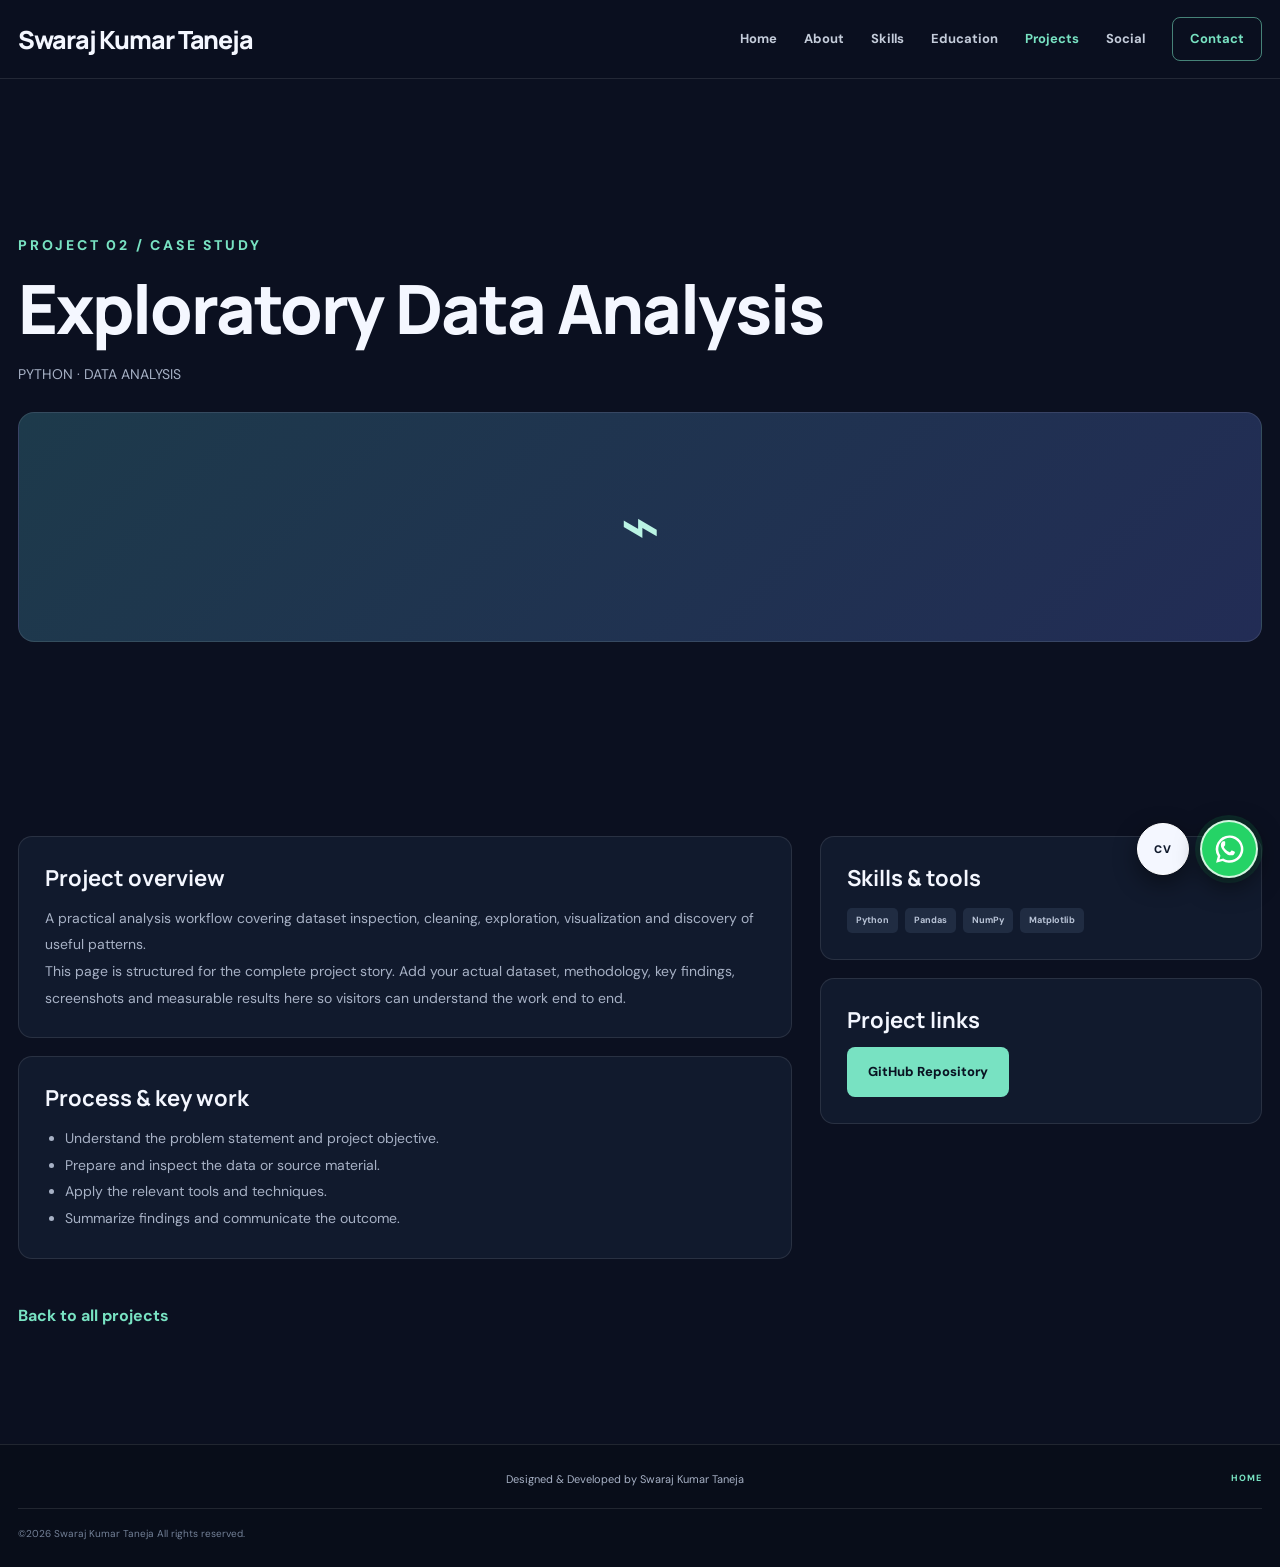
<file: project-2.html>
<!DOCTYPE html>
<html lang="en">
<head>
    <meta charset="UTF-8">
    <meta name="viewport" content="width=device-width, initial-scale=1.0">
    <meta name="description" content="Exploratory Data Analysis — Swaraj Kumar Taneja portfolio">
    <title>Exploratory Data Analysis | Swaraj Kumar Taneja</title>

    <link rel="preconnect" href="https://fonts.googleapis.com">
    <link rel="preconnect" href="https://fonts.gstatic.com" crossorigin>
    <link href="https://fonts.googleapis.com/css2?family=DM+Sans:wght@400;500;600;700&family=Manrope:wght@500;600;700;800&display=swap" rel="stylesheet">
    <link rel="stylesheet" href="style.css">

    <script src="script.js" defer></script>
</head>
<body>
<div class="progress" id="progress"></div>

<header class="header">
    <nav class="nav container" aria-label="Main navigation">
        <a href="index.html" class="logo">Swaraj Kumar Taneja</a>

        <button
                class="menu-toggle"
                id="menuToggle"
                aria-label="Open navigation"
                aria-expanded="false"
                aria-controls="navLinks"
        >
            <span></span>
            <span></span>
            <span></span>
        </button>

        <div class="nav-links" id="navLinks">
            <a href="index.html" class="">Home</a>
            <a href="about.html" class="">About</a>
            <a href="skills.html" class="">Skills</a>
            <a href="education.html" class="">Education</a>
            <a href="projects.html" class="active">Projects</a>
            <a href="social.html" class="">Social</a>
            <a href="contact.html" class="nav-btn">Contact</a>
        </div>
    </nav>
</header>

<main>
    <section class="container page-hero">
        <p class="eyebrow">PROJECT 02 / CASE STUDY</p>
        <h1>Exploratory Data Analysis</h1>
        <p class="subtext">PYTHON · DATA ANALYSIS</p>
        <div class="detail-visual">⌁</div>
    </section>

    <section class="container section">
        <div class="detail-layout">
            <div>
                <article class="detail-panel">
                    <h2>Project overview</h2>
                    <p>
                        A practical analysis workflow covering dataset inspection, cleaning, exploration, visualization and discovery of useful patterns.
                    </p>
                    <p>
                        This page is structured for the complete project story. Add your actual dataset, methodology, key findings, screenshots and measurable results here so visitors can understand the work end to end.
                    </p>
                </article>

                <article class="detail-panel">
                    <h2>Process &amp; key work</h2>
                    <ul>
                        <li>Understand the problem statement and project objective.</li>
                        <li>Prepare and inspect the data or source material.</li>
                        <li>Apply the relevant tools and techniques.</li>
                        <li>Summarize findings and communicate the outcome.</li>
                    </ul>
                </article>
            </div>

            <aside>
                <article class="detail-panel">
                    <h2>Skills &amp; tools</h2>
                    <div class="tags">
                        <span>Python</span>
                        <span>Pandas</span>
                        <span>NumPy</span>
                        <span>Matplotlib</span>
                    </div>
                </article>

                <article class="detail-panel">
                    <h2>Project links</h2>
                    <a
                            class="btn primary"
                            href="https://github.com/YOUR_USERNAME/PROJECT_2"
                            target="_blank"
                            rel="noopener noreferrer"
                    >
                        GitHub Repository
                    </a>
                </article>
            </aside>
        </div>

        <a class="back-link" href="projects.html">Back to all projects</a>
    </section>
</main>

<footer class="footer">
    <div class="container footer-top">
        <p></p>
        <p>Designed &amp; Developed by Swaraj Kumar Taneja</p>
        <a href="index.html">HOME</a>
    </div>

    <div class="container copyright">
        ©<span id="year"></span> Swaraj Kumar Taneja All rights reserved.
    </div>
</footer>

<div class="floating-actions" aria-label="Quick contact actions">
    <a
            href="assets/Swaraj-Kumar-Taneja-CV.pdf"
            class="floating-cv"
            download
            aria-label="Download CV"
            title="Download CV"
    >
        <span>CV</span>
    </a>

    <a
            href="https://wa.me/916203565963"
            class="whatsapp-float"
            target="_blank"
            rel="noopener noreferrer"
            aria-label="Chat on WhatsApp"
            title="Chat on WhatsApp"
    >
        <svg viewBox="0 0 32 32" aria-hidden="true">
            <path d="M16 3.2A12.5 12.5 0 0 0 5.3 22.2L3.7 28l6-1.6A12.5 12.5 0 1 0 16 3.2Zm0 22.7c-1.9 0-3.7-.5-5.3-1.5l-.4-.2-3.5.9.9-3.4-.2-.4A10.3 10.3 0 1 1 16 25.9Z"/>
            <path d="M12.1 9.1c-.3-.7-.6-.7-.9-.7h-.8c-.3 0-.7.1-1 .5-.4.4-1.3 1.3-1.3 3.1s1.3 3.6 1.5 3.9c.2.2 2.5 4 6.1 5.4 3 .1 3.6-.1 4.3-.8.7-.7.9-1.4.9-2 0-.2-.2-.4-.5-.6l-2.1-1c-.3-.1-.5-.2-.7.2-.2.4-.8 1-1 1.2-.2.2-.4.2-.7.1-.4-.2-1.6-.6-3-1.9-1.1-1-1.8-2.2-2-2.6-.2-.4 0-.5.2-.7l.5-.6c.2-.2.2-.4.4-.6.1-.2.1-.4 0-.6z"/>
        </svg>
    </a>
</div>
</body>
</html>
</file>
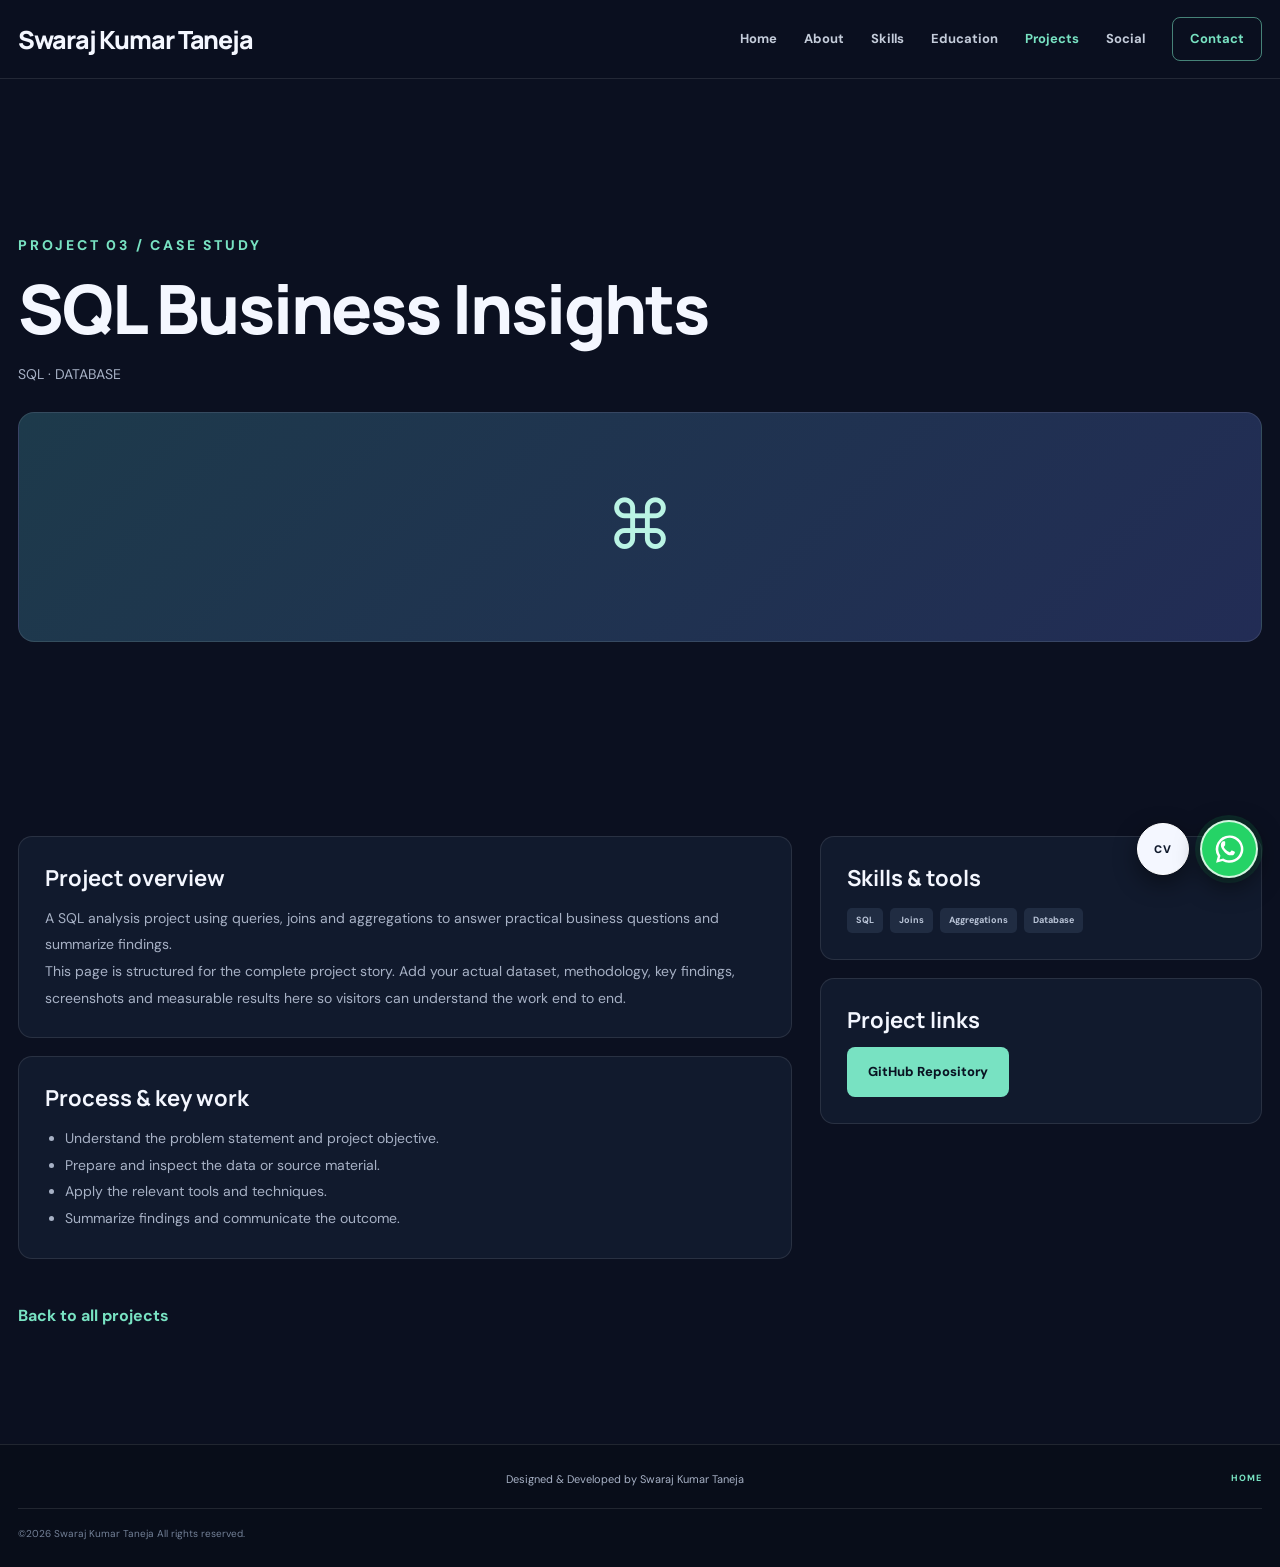
<file: project-3.html>
<!DOCTYPE html>
<html lang="en">
<head>
    <meta charset="UTF-8">
    <meta name="viewport" content="width=device-width, initial-scale=1.0">
    <meta name="description" content="SQL Business Insights — Swaraj Kumar Taneja portfolio">
    <title>SQL Business Insights | Swaraj Kumar Taneja</title>

    <link rel="preconnect" href="https://fonts.googleapis.com">
    <link rel="preconnect" href="https://fonts.gstatic.com" crossorigin>
    <link href="https://fonts.googleapis.com/css2?family=DM+Sans:wght@400;500;600;700&family=Manrope:wght@500;600;700;800&display=swap" rel="stylesheet">
    <link rel="stylesheet" href="style.css">

    <script src="script.js" defer></script>
</head>
<body>
<div class="progress" id="progress"></div>

<header class="header">
    <nav class="nav container" aria-label="Main navigation">
        <a href="index.html" class="logo">Swaraj Kumar Taneja</a>

        <button
                class="menu-toggle"
                id="menuToggle"
                aria-label="Open navigation"
                aria-expanded="false"
                aria-controls="navLinks"
        >
            <span></span>
            <span></span>
            <span></span>
        </button>

        <div class="nav-links" id="navLinks">
            <a href="index.html" class="">Home</a>
            <a href="about.html" class="">About</a>
            <a href="skills.html" class="">Skills</a>
            <a href="education.html" class="">Education</a>
            <a href="projects.html" class="active">Projects</a>
            <a href="social.html" class="">Social</a>
            <a href="contact.html" class="nav-btn">Contact</a>
        </div>
    </nav>
</header>

<main>
    <section class="container page-hero">
        <p class="eyebrow">PROJECT 03 / CASE STUDY</p>
        <h1>SQL Business Insights</h1>
        <p class="subtext">SQL · DATABASE</p>
        <div class="detail-visual">⌘</div>
    </section>

    <section class="container section">
        <div class="detail-layout">
            <div>
                <article class="detail-panel">
                    <h2>Project overview</h2>
                    <p>
                        A SQL analysis project using queries, joins and aggregations to answer practical business questions and summarize findings.
                    </p>
                    <p>
                        This page is structured for the complete project story. Add your actual dataset, methodology, key findings, screenshots and measurable results here so visitors can understand the work end to end.
                    </p>
                </article>

                <article class="detail-panel">
                    <h2>Process &amp; key work</h2>
                    <ul>
                        <li>Understand the problem statement and project objective.</li>
                        <li>Prepare and inspect the data or source material.</li>
                        <li>Apply the relevant tools and techniques.</li>
                        <li>Summarize findings and communicate the outcome.</li>
                    </ul>
                </article>
            </div>

            <aside>
                <article class="detail-panel">
                    <h2>Skills &amp; tools</h2>
                    <div class="tags">
                        <span>SQL</span>
                        <span>Joins</span>
                        <span>Aggregations</span>
                        <span>Database</span>
                    </div>
                </article>

                <article class="detail-panel">
                    <h2>Project links</h2>
                    <a
                            class="btn primary"
                            href="https://github.com/YOUR_USERNAME/PROJECT_3"
                            target="_blank"
                            rel="noopener noreferrer"
                    >
                        GitHub Repository
                    </a>
                </article>
            </aside>
        </div>

        <a class="back-link" href="projects.html">Back to all projects</a>
    </section>
</main>

<footer class="footer">
    <div class="container footer-top">
        <p></p>
        <p>Designed &amp; Developed by Swaraj Kumar Taneja</p>
        <a href="index.html">HOME</a>
    </div>

    <div class="container copyright">
        ©<span id="year"></span> Swaraj Kumar Taneja All rights reserved.
    </div>
</footer>

<div class="floating-actions" aria-label="Quick contact actions">
    <a
            href="assets/Swaraj-Kumar-Taneja-CV.pdf"
            class="floating-cv"
            download
            aria-label="Download CV"
            title="Download CV"
    >
        <span>CV</span>
    </a>

    <a
            href="https://wa.me/916203565963"
            class="whatsapp-float"
            target="_blank"
            rel="noopener noreferrer"
            aria-label="Chat on WhatsApp"
            title="Chat on WhatsApp"
    >
        <svg viewBox="0 0 32 32" aria-hidden="true">
            <path d="M16 3.2A12.5 12.5 0 0 0 5.3 22.2L3.7 28l6-1.6A12.5 12.5 0 1 0 16 3.2Zm0 22.7c-1.9 0-3.7-.5-5.3-1.5l-.4-.2-3.5.9.9-3.4-.2-.4A10.3 10.3 0 1 1 16 25.9Z"/>
            <path d="M12.1 9.1c-.3-.7-.6-.7-.9-.7h-.8c-.3 0-.7.1-1 .5-.4.4-1.3 1.3-1.3 3.1s1.3 3.6 1.5 3.9c.2.2 2.5 4 6.1 5.4 3 .1 3.6-.1 4.3-.8.7-.7.9-1.4.9-2 0-.2-.2-.4-.5-.6l-2.1-1c-.3-.1-.5-.2-.7.2-.2.4-.8 1-1 1.2-.2.2-.4.2-.7.1-.4-.2-1.6-.6-3-1.9-1.1-1-1.8-2.2-2-2.6-.2-.4 0-.5.2-.7l.5-.6c.2-.2.2-.4.4-.6.1-.2.1-.4 0-.6z"/>
        </svg>
    </a>
</div>
</body>
</html>
</file>
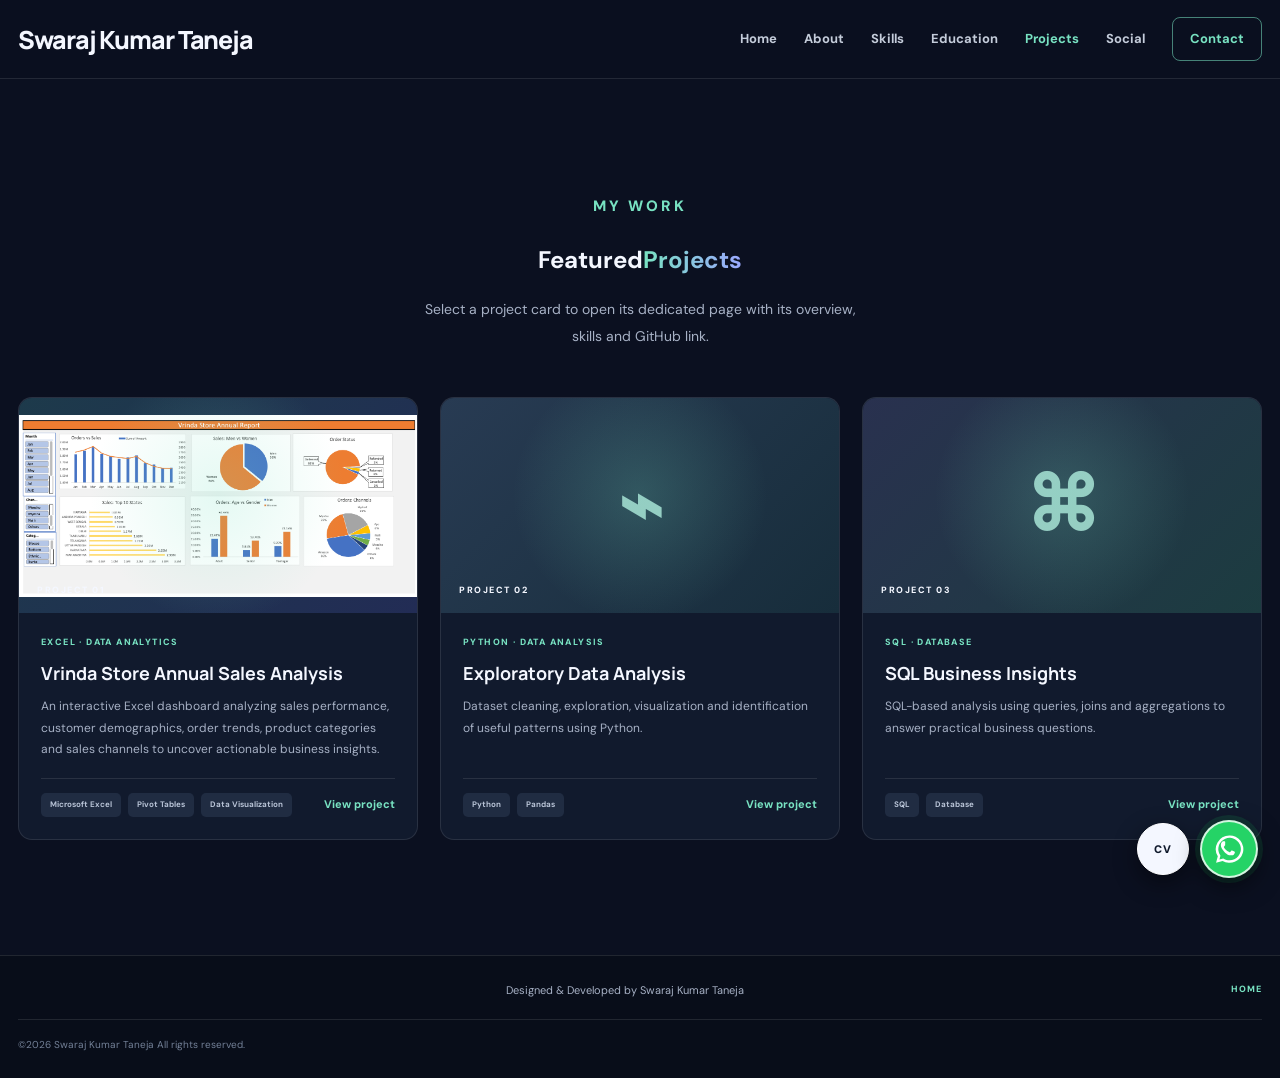
<file: projects.html>
<!DOCTYPE html>
<html lang="en">
<head>
    <meta charset="UTF-8">
    <meta name="viewport" content="width=device-width, initial-scale=1.0">
    <meta name="description" content="Projects — Swaraj Kumar Taneja portfolio">
    <title>Projects | Swaraj Kumar Taneja</title>

    <link rel="preconnect" href="https://fonts.googleapis.com">
    <link rel="preconnect" href="https://fonts.gstatic.com" crossorigin>
    <link href="https://fonts.googleapis.com/css2?family=DM+Sans:wght@400;500;600;700&family=Manrope:wght@500;600;700;800&display=swap" rel="stylesheet">
    <link rel="stylesheet" href="style.css">

    <script src="script.js" defer></script>
</head>
<body>
<div class="progress" id="progress"></div>

<header class="header">
    <nav class="nav container" aria-label="Main navigation">
        <a href="index.html" class="logo">Swaraj Kumar Taneja</a>

        <button
                class="menu-toggle"
                id="menuToggle"
                aria-label="Open navigation"
                aria-expanded="false"
                aria-controls="navLinks"
        >
            <span></span>
            <span></span>
            <span></span>
        </button>

        <div class="nav-links" id="navLinks">
            <a href="index.html" class="">Home</a>
            <a href="about.html" class="">About</a>
            <a href="skills.html" class="">Skills</a>
            <a href="education.html" class="">Education</a>
            <a href="projects.html" class="active">Projects</a>
            <a href="social.html" class="">Social</a>
            <a href="contact.html" class="nav-btn">Contact</a>
        </div>
    </nav>
</header>

<main>
    <section class="section container">
        <div class="section-title centered">
            <p class="eyebrow">MY WORK</p>
            <h1>Featured<span class="gradient">Projects</span></h1>
            <p class="subtext">
                Select a project card to open its dedicated page with its overview, skills and GitHub link.
            </p>
        </div>

        <div class="projects-grid">
            <article class="project">
                <a
                        class="project-image project-one"
                        href="project-1.html"
                        aria-label="Open Business Analytics Dashboard"
                >
                    <span class="image-symbol"><img src="images/project.png" alt="Vrinda Store Data Analysis Project"></span>
                    <span class="project-number">PROJECT 01</span>
                </a>

                <div class="project-content">
                    <p class="category">EXCEL · DATA ANALYTICS</p>
                    <h3>Vrinda Store Annual Sales Analysis</h3>
                    <p>
                        An interactive Excel dashboard analyzing sales performance, customer demographics, order trends, product categories and sales channels to uncover actionable business insights.
                    </p>

                    <div class="project-bottom">
                        <div class="tags">
                            <span>Microsoft Excel</span>
                            <span>Pivot Tables</span>
                            <span>Data Visualization</span>
                        </div>
                        <a href="project-1.html">View project</a>
                    </div>
                </div>
            </article>

            <article class="project">
                <a
                        class="project-image project-two"
                        href="project-2.html"
                        aria-label="Open Exploratory Data Analysis"
                >
                    <span class="image-symbol">⌁</span>
                    <span class="project-number">PROJECT 02</span>
                </a>

                <div class="project-content">
                    <p class="category">PYTHON · DATA ANALYSIS</p>
                    <h3>Exploratory Data Analysis</h3>
                    <p>
                        Dataset cleaning, exploration, visualization and identification of useful patterns using Python.
                    </p>

                    <div class="project-bottom">
                        <div class="tags">
                            <span>Python</span>
                            <span>Pandas</span>
                        </div>
                        <a href="project-2.html">View project</a>
                    </div>
                </div>
            </article>

            <article class="project">
                <a
                        class="project-image project-three"
                        href="project-3.html"
                        aria-label="Open SQL Business Insights"
                >
                    <span class="image-symbol">⌘</span>
                    <span class="project-number">PROJECT 03</span>
                </a>

                <div class="project-content">
                    <p class="category">SQL · DATABASE</p>
                    <h3>SQL Business Insights</h3>
                    <p>
                        SQL-based analysis using queries, joins and aggregations to answer practical business questions.
                    </p>

                    <div class="project-bottom">
                        <div class="tags">
                            <span>SQL</span>
                            <span>Database</span>
                        </div>
                        <a href="project-3.html">View project</a>
                    </div>
                </div>
            </article>
        </div>
    </section>
</main>

<footer class="footer">
    <div class="container footer-top">
        <p></p>
        <p>Designed &amp; Developed by Swaraj Kumar Taneja</p>
        <a href="index.html">HOME</a>
    </div>

    <div class="container copyright">
        ©<span id="year"></span> Swaraj Kumar Taneja All rights reserved.
    </div>
</footer>

<div class="floating-actions" aria-label="Quick contact actions">
    <a
            href="assets/Swaraj-Kumar-Taneja-CV.pdf"
            class="floating-cv"
            download
            aria-label="Download CV"
            title="Download CV"
    >
        <span>CV</span>
    </a>

    <a
            href="https://wa.me/916203565963"
            class="whatsapp-float"
            target="_blank"
            rel="noopener noreferrer"
            aria-label="Chat on WhatsApp"
            title="Chat on WhatsApp"
    >
        <svg viewBox="0 0 32 32" aria-hidden="true">
            <path d="M16 3.2A12.5 12.5 0 0 0 5.3 22.2L3.7 28l6-1.6A12.5 12.5 0 1 0 16 3.2Zm0 22.7c-1.9 0-3.7-.5-5.3-1.5l-.4-.2-3.5.9.9-3.4-.2-.4A10.3 10.3 0 1 1 16 25.9Z"/>
            <path d="M12.1 9.1c-.3-.7-.6-.7-.9-.7h-.8c-.3 0-.7.1-1 .5-.4.4-1.3 1.3-1.3 3.1s1.3 3.6 1.5 3.9c.2.2 2.5 4 6.1 5.4 3 .1 3.6-.1 4.3-.8.7-.7.9-1.4.9-2 0-.2-.2-.4-.5-.6l-2.1-1c-.3-.1-.5-.2-.7.2-.2.4-.8 1-1 1.2-.2.2-.4.2-.7.1-.4-.2-1.6-.6-3-1.9-1.1-1-1.8-2.2-2-2.6-.2-.4 0-.5.2-.7l.5-.6c.2-.2.2-.4.4-.6.1-.2.1-.4 0-.6z"/>
        </svg>
    </a>
</div>
</body>
</html>
</file>
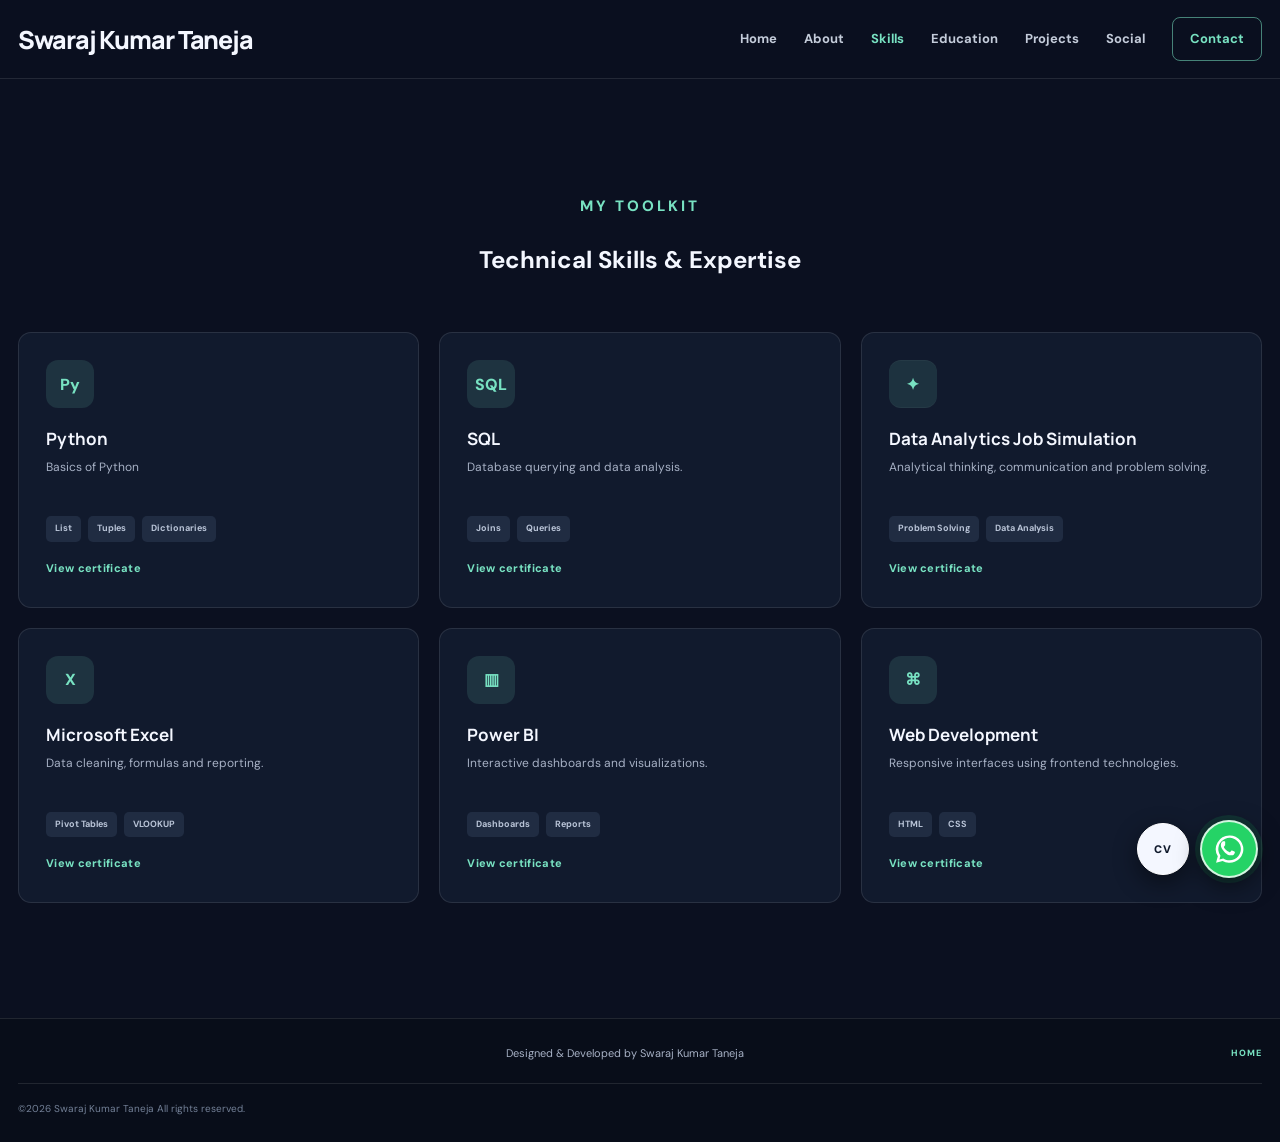
<file: skills.html>
<!DOCTYPE html>
<html lang="en">
<head>
    <meta charset="UTF-8">
    <meta name="viewport" content="width=device-width, initial-scale=1.0">
    <meta name="description" content="Skills & Certifications — Swaraj Kumar Taneja portfolio">
    <title>Skills &amp; Certifications | Swaraj Kumar Taneja</title>

    <link rel="preconnect" href="https://fonts.googleapis.com">
    <link rel="preconnect" href="https://fonts.gstatic.com" crossorigin>
    <link href="https://fonts.googleapis.com/css2?family=DM+Sans:wght@400;500;600;700&family=Manrope:wght@500;600;700;800&display=swap" rel="stylesheet">
    <link rel="stylesheet" href="style.css">

    <script src="script.js" defer></script>
</head>
<body>
<div class="progress" id="progress"></div>

<header class="header">
    <nav class="nav container" aria-label="Main navigation">
        <a href="index.html" class="logo">Swaraj Kumar Taneja</a>

        <button
                class="menu-toggle"
                id="menuToggle"
                aria-label="Open navigation"
                aria-expanded="false"
                aria-controls="navLinks"
        >
            <span></span>
            <span></span>
            <span></span>
        </button>

        <div class="nav-links" id="navLinks">
            <a href="index.html" class="">Home</a>
            <a href="about.html" class="">About</a>
            <a href="skills.html" class="active">Skills</a>
            <a href="education.html" class="">Education</a>
            <a href="projects.html" class="">Projects</a>
            <a href="social.html" class="">Social</a>
            <a href="contact.html" class="nav-btn">Contact</a>
        </div>
    </nav>
</header>

<main>
    <section class="section container skills-page">
        <div class="section-title centered">
            <p class="eyebrow">MY TOOLKIT</p>
            <h1>Technical Skills &amp; Expertise</h1>
        </div>

        <div class="skills-grid">
            <button
                    class="skill cert-trigger"
                    type="button"
                    data-cert="assets/certifications/python.jpeg"
                    data-title="Python"
            >
                <span class="skill-icon python">Py</span>
                <h3>Python</h3>
                <p>Basics of Python</p>
                <span class="tags">
            <span>List</span>
            <span>Tuples</span>
            <span>Dictionaries</span>
          </span>
                <span class="skill-action">View certificate</span>
            </button>

            <button
                    class="skill cert-trigger"
                    type="button"
                    data-cert="assets/certifications/sqlheatwave.jpeg"
                    data-title="SQL HeatWave"
            >
                <span class="skill-icon sql">SQL</span>
                <h3>SQL</h3>
                <p>Database querying and data analysis.</p>
                <span class="tags">
            <span>Joins</span>
            <span>Queries</span>
          </span>
                <span class="skill-action">View certificate</span>
            </button>


            <button
                    class="skill cert-trigger"
                    type="button"
                    data-cert="assets/certifications/analytics.jpeg"
                    data-title="Data Analytics Job Simulation"
            >
                <span class="skill-icon soft">✦</span>
                <h3>Data Analytics Job Simulation</h3>
                <p>Analytical thinking, communication and problem solving.</p>
                <span class="tags">
            <span>Problem Solving</span>
            <span>Data Analysis</span>
          </span>
                <span class="skill-action">View certificate</span>
            </button>

            <button
                    class="skill cert-trigger"
                    type="button"
                    data-cert="assets/certifications/analytics.jpeg"
                    data-title="Microsoft Excel"
            >
                <span class="skill-icon excel">X</span>
                <h3>Microsoft Excel</h3>
                <p>Data cleaning, formulas and reporting.</p>
                <span class="tags">
            <span>Pivot Tables</span>
            <span>VLOOKUP</span>
          </span>
                <span class="skill-action">View certificate</span>
            </button>

            <button
                    class="skill cert-trigger"
                    type="button"
                    data-cert="assets/certifications/powerbi-certificate.jpg"
                    data-title="Power BI"
            >
                <span class="skill-icon powerbi">▥</span>
                <h3>Power BI</h3>
                <p>Interactive dashboards and visualizations.</p>
                <span class="tags">
            <span>Dashboards</span>
            <span>Reports</span>
          </span>
                <span class="skill-action">View certificate</span>
            </button>

            <button
                    class="skill cert-trigger"
                    type="button"
                    data-cert="assets/certifications/web-certificate.jpg"
                    data-title="Web Development"
            >
                <span class="skill-icon web">⌘</span>
                <h3>Web Development</h3>
                <p>Responsive interfaces using frontend technologies.</p>
                <span class="tags">
            <span>HTML</span>
            <span>CSS</span>
          </span>
                <span class="skill-action">View certificate</span>
            </button>

        </div>
    </section>

    <div class="certificate-viewer" id="certificateViewer" aria-hidden="true">
        <div class="certificate-viewer-backdrop" data-close-certificate></div>

        <section
                class="certificate-viewer-panel"
                role="dialog"
                aria-modal="true"
                aria-labelledby="certificateViewerTitle"
        >
            <button
                    class="certificate-viewer-close"
                    type="button"
                    aria-label="Close certificate"
                    data-close-certificate
            >
                ×
            </button>

            <div class="certificate-viewer-heading">
                <p class="eyebrow">CERTIFICATION</p>
                <h2 id="certificateViewerTitle">Certificate</h2>
                <p>Click the image to zoom in or out.</p>
            </div>

            <div class="certificate-image-stage">
                <img id="certificateViewerImage" alt="Selected skill certificate">
            </div>

            <p id="certificateViewerMissing" class="certificate-missing" hidden>
                Certificate image not found. Add your certificate file to the path configured for this skill card.
            </p>
        </section>
    </div>
</main>

<script>
    document.addEventListener('DOMContentLoaded', () => {
        const viewer = document.getElementById('certificateViewer');
        const image = document.getElementById('certificateViewerImage');
        const heading = document.getElementById('certificateViewerTitle');
        const missing = document.getElementById('certificateViewerMissing');

        const close = () => {
            viewer.classList.remove('is-open');
            viewer.setAttribute('aria-hidden', 'true');
            document.body.classList.remove('certificate-viewer-open');
            image.classList.remove('is-zoomed');
            image.removeAttribute('src');
        };

        document.querySelectorAll('.cert-trigger').forEach(card =>
            card.addEventListener('click', () => {
                heading.textContent = card.dataset.title + ' Certificate';
                missing.hidden = true;
                image.hidden = false;
                image.classList.remove('is-zoomed');
                image.onerror = () => {
                    image.hidden = true;
                    missing.hidden = false;
                };
                image.src = card.dataset.cert;
                viewer.classList.add('is-open');
                viewer.setAttribute('aria-hidden', 'false');
                document.body.classList.add('certificate-viewer-open');
            })
        );

        image.addEventListener('click', () => image.classList.toggle('is-zoomed'));

        viewer.querySelectorAll('[data-close-certificate]').forEach(el =>
            el.addEventListener('click', close)
        );

        document.addEventListener('keydown', event => {
            if (event.key === 'Escape') close();
        });
    });
</script>

<script>
    document.addEventListener('DOMContentLoaded', () => {
        const box = document.getElementById('certificateLightbox');
        const img = document.getElementById('certificateImage');
        const title = document.getElementById('certificateTitle');
        const missing = document.getElementById('certificateMissing');

        document.querySelectorAll('.cert-trigger').forEach(card =>
            card.addEventListener('click', e => {
                e.preventDefault();
                title.textContent = card.dataset.title + ' Certificate';
                missing.hidden = true;
                img.hidden = false;
                img.onerror = () => {
                    img.hidden = true;
                    missing.hidden = false;
                };
                img.src = card.dataset.cert;
                box.classList.add('visible');
                box.setAttribute('aria-hidden', 'false');
                document.body.classList.add('certificate-open');
            })
        );

        const close = () => {
            box.classList.remove('visible');
            box.setAttribute('aria-hidden', 'true');
            document.body.classList.remove('certificate-open');
            img.removeAttribute('src');
        };

        box.querySelectorAll('[data-close]').forEach(el =>
            el.addEventListener('click', close)
        );

        document.addEventListener('keydown', e => {
            if (e.key === 'Escape') close();
        });
    });
</script>

<script>
    document.addEventListener('DOMContentLoaded', () => {
        const modal = document.getElementById('certModal');
        const image = document.getElementById('certModalImage');
        const title = document.getElementById('certModalTitle');
        const fallback = document.getElementById('certFallback');

        document.querySelectorAll('.cert-trigger').forEach(card =>
            card.addEventListener('click', () => {
                title.textContent = card.dataset.title + ' Certificate';
                fallback.hidden = true;
                image.hidden = false;
                image.src = card.dataset.cert;
                image.onerror = () => {
                    image.hidden = true;
                    fallback.hidden = false;
                };
                modal.classList.add('open');
                modal.setAttribute('aria-hidden', 'false');
                document.body.classList.add('modal-open');
            })
        );

        const close = () => {
            modal.classList.remove('open');
            modal.setAttribute('aria-hidden', 'true');
            document.body.classList.remove('modal-open');
        };

        modal.querySelectorAll('[data-close-cert]').forEach(el =>
            el.addEventListener('click', close)
        );

        document.addEventListener('keydown', e => {
            if (e.key === 'Escape') close();
        });
    });
</script>

<footer class="footer">
    <div class="container footer-top">
        <p></p>
        <p>Designed &amp; Developed by Swaraj Kumar Taneja</p>
        <a href="index.html">HOME</a>
    </div>

    <div class="container copyright">
        ©<span id="year"></span> Swaraj Kumar Taneja All rights reserved.
    </div>
</footer>

<div class="floating-actions" aria-label="Quick contact actions">
    <a
            href="assets/Swaraj-Kumar-Taneja-CV.pdf"
            class="floating-cv"
            download
            aria-label="Download CV"
            title="Download CV"
    >
        <span>CV</span>
    </a>

    <a
            href="https://wa.me/916203565963"
            class="whatsapp-float"
            target="_blank"
            rel="noopener noreferrer"
            aria-label="Chat on WhatsApp"
            title="Chat on WhatsApp"
    >
        <svg viewBox="0 0 32 32" aria-hidden="true">
            <path d="M16 3.2A12.5 12.5 0 0 0 5.3 22.2L3.7 28l6-1.6A12.5 12.5 0 1 0 16 3.2Zm0 22.7c-1.9 0-3.7-.5-5.3-1.5l-.4-.2-3.5.9.9-3.4-.2-.4A10.3 10.3 0 1 1 16 25.9Z"/>
            <path d="M12.1 9.1c-.3-.7-.6-.7-.9-.7h-.8c-.3 0-.7.1-1 .5-.4.4-1.3 1.3-1.3 3.1s1.3 3.6 1.5 3.9c.2.2 2.5 4 6.1 5.4 3 .1 3.6-.1 4.3-.8.7-.7.9-1.4.9-2 0-.2-.2-.4-.5-.6l-2.1-1c-.3-.1-.5-.2-.7.2-.2.4-.8 1-1 1.2-.2.2-.4.2-.7.1-.4-.2-1.6-.6-3-1.9-1.1-1-1.8-2.2-2-2.6-.2-.4 0-.5.2-.7l.5-.6c.2-.2.2-.4.4-.6.1-.2.1-.4 0-.6z"/>
        </svg>
    </a>
</div>
</body>
</html>
</file>
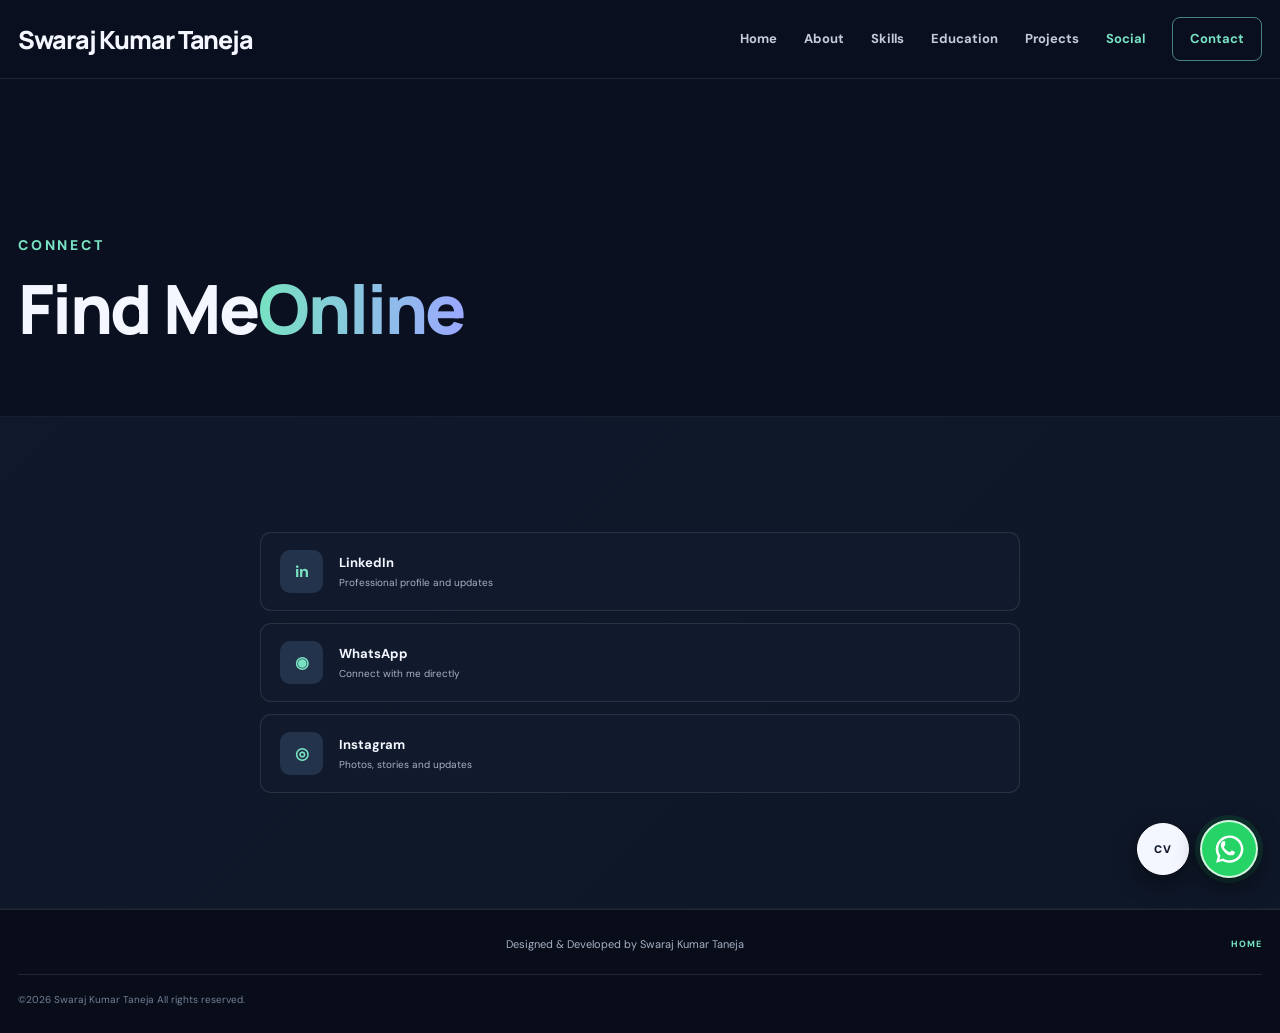
<file: social.html>
<!DOCTYPE html>
<html lang="en">
<head>
    <meta charset="UTF-8">
    <meta name="viewport" content="width=device-width, initial-scale=1.0">
    <meta name="description" content="Social — Swaraj Kumar Taneja portfolio">
    <title>Social | Swaraj Kumar Taneja</title>

    <link rel="preconnect" href="https://fonts.googleapis.com">
    <link rel="preconnect" href="https://fonts.gstatic.com" crossorigin>
    <link href="https://fonts.googleapis.com/css2?family=DM+Sans:wght@400;500;600;700&family=Manrope:wght@500;600;700;800&display=swap" rel="stylesheet">
    <link rel="stylesheet" href="style.css">

    <script src="script.js" defer></script>
</head>
<body>
<div class="progress" id="progress"></div>

<header class="header">
    <nav class="nav container" aria-label="Main navigation">
        <a href="index.html" class="logo">Swaraj Kumar Taneja</a>

        <button
                class="menu-toggle"
                id="menuToggle"
                aria-label="Open navigation"
                aria-expanded="false"
                aria-controls="navLinks"
        >
            <span></span>
            <span></span>
            <span></span>
        </button>

        <div class="nav-links" id="navLinks">
            <a href="index.html" class="">Home</a>
            <a href="about.html" class="">About</a>
            <a href="skills.html" class="">Skills</a>
            <a href="education.html" class="">Education</a>
            <a href="projects.html" class="">Projects</a>
            <a href="social.html" class="active">Social</a>
            <a href="contact.html" class="nav-btn">Contact</a>
        </div>
    </nav>
</header>

<main>
    <section class="container page-hero">
        <p class="eyebrow">CONNECT</p>
        <h1>Find Me<span class="gradient">Online</span></h1>
    </section>

    <section class="section soft">
        <div class="container" style="max-width:760px">
            <div class="social-list">
                <a
                        href="https://www.linkedin.com/in/swaraj-kumar-taneja-853937258"
                        target="_blank"
                        rel="noopener noreferrer"
                >
                    <span class="social-icon">in</span>
                    <span>
              <b>LinkedIn</b>
              <small>Professional profile and updates</small>
            </span>
                </a>

                <a
                        href="https://wa.me/916203565963"
                        target="_blank"
                        rel="noopener noreferrer"
                >
                    <span class="social-icon">◉</span>
                    <span>
              <b>WhatsApp</b>
              <small>Connect with me directly</small>
            </span>
                </a>

                <a
                        href="https://www.instagram.com/swaraj._.0001"
                        target="_blank"
                        rel="noopener noreferrer"
                >
                    <span class="social-icon">◎</span>
                    <span>
              <b>Instagram</b>
              <small>Photos, stories and updates</small>
            </span>
                </a>
            </div>
        </div>
    </section>
</main>

<footer class="footer">
    <div class="container footer-top">
        <p></p>
        <p>Designed &amp; Developed by Swaraj Kumar Taneja</p>
        <a href="index.html">HOME</a>
    </div>

    <div class="container copyright">
        ©<span id="year"></span> Swaraj Kumar Taneja All rights reserved.
    </div>
</footer>

<div class="floating-actions" aria-label="Quick contact actions">
    <a
            href="assets/Swaraj-Kumar-Taneja-CV.pdf"
            class="floating-cv"
            download
            aria-label="Download CV"
            title="Download CV"
    >
        <span>CV</span>
    </a>

    <a
            href="https://wa.me/916203565963"
            class="whatsapp-float"
            target="_blank"
            rel="noopener noreferrer"
            aria-label="Chat on WhatsApp"
            title="Chat on WhatsApp"
    >
        <svg viewBox="0 0 32 32" aria-hidden="true">
            <path d="M16 3.2A12.5 12.5 0 0 0 5.3 22.2L3.7 28l6-1.6A12.5 12.5 0 1 0 16 3.2Zm0 22.7c-1.9 0-3.7-.5-5.3-1.5l-.4-.2-3.5.9.9-3.4-.2-.4A10.3 10.3 0 1 1 16 25.9Z"/>
            <path d="M12.1 9.1c-.3-.7-.6-.7-.9-.7h-.8c-.3 0-.7.1-1 .5-.4.4-1.3 1.3-1.3 3.1s1.3 3.6 1.5 3.9c.2.2 2.5 4 6.1 5.4 3 .1 3.6-.1 4.3-.8.7-.7.9-1.4.9-2 0-.2-.2-.4-.5-.6l-2.1-1c-.3-.1-.5-.2-.7.2-.2.4-.8 1-1 1.2-.2.2-.4.2-.7.1-.4-.2-1.6-.6-3-1.9-1.1-1-1.8-2.2-2-2.6-.2-.4 0-.5.2-.7l.5-.6c.2-.2.2-.4.4-.6.1-.2.1-.4 0-.6z"/>
        </svg>
    </a>
</div>
</body>
</html>
</file>
<file: style.css>
/* =========================
   SWARAJ PORTFOLIO — FULL CSS
   ========================= */

/* || Variables, Base, Layout, Components, Utilities & Responsive Rules */
:root {
  --bg:#0b1020;
  --panel:#111a2d;
  --panel2:#151f34;
  --text:#f4f7ff;
  --muted:#a7b1c5;
  --mint:#78e2c2;
  --blue:#9ba8ff;
  --line:rgba(255,255,255,.1);
  --glow:rgba(120,226,194,.22);
  --font:'DM Sans',sans-serif;
  --display:'Manrope',sans-serif;
}

* {
  box-sizing:border-box;
  margin:0;
  padding:0;
}

html {
  scroll-behavior:smooth;
  scroll-padding-top:90px;
}

body {
  background:var(--bg);
  color:var(--text);
  font-family:var(--font);
  font-size:16px;
  line-height:1.7;
  overflow-x:hidden;
}

a {
  color:inherit;
  text-decoration:none;
}

img {
  display:block;
  max-width:100%;
}

button {
  font:inherit;
}

.container {
  width:min(1160px,calc(100% - 48px));
  margin-inline:auto;
}

.section {
  padding-block:115px;
}

.soft {
  background:linear-gradient(135deg,#10192b,#0e1728);
  border-block:1px solid rgba(255,255,255,.035);
}

.progress {
  position:fixed;
  z-index:1000;
  top:0;
  left:0;
  width:0;
  height:3px;
  background:linear-gradient(90deg,var(--mint),var(--blue));
}

.header {
  position:sticky;
  top:0;
  z-index:100;
  background:rgba(11,16,32,.86);
  border-bottom:1px solid var(--line);
}

.nav {
  height:78px;
  display:flex;
  align-items:center;
  justify-content:space-between;
}

.logo {
  font:800 32px var(--display);
  letter-spacing:-3px;
}

.logo span {
  color:var(--mint);
}

.nav-links {
  display:flex;
  align-items:center;
  gap:27px;
}

.nav-links a {
  font-size:13px;
  font-weight:700;
  color:#c4ccda;
  transition:color .25s;
}

.nav-links a:hover {
  color:var(--mint);
}

.nav-btn {
  padding:10px 17px;
  border:1px solid rgba(120,226,194,.55);
  border-radius:8px;
  color:var(--mint)!important;
}

.menu-toggle {
  display:none;
  background:none;
  border:0;
  cursor:pointer;
}

.menu-toggle span {
  display:block;
  width:25px;
  height:2px;
  margin:5px;
  background:white;
  border-radius:2px;
}

.hero {
  min-height:690px;
  display:grid;
  grid-template-columns:1.1fr .9fr;
  align-items:center;
  gap:55px;
  position:relative;
  padding-bottom:130px;
}

.availability {
  display:inline-flex;
  align-items:center;
  gap:9px;
  padding:8px 13px;
  border:1px solid rgba(120,226,194,.25);
  border-radius:30px;
  color:var(--mint);
  font-size:10px;
  font-weight:800;
  letter-spacing:1.4px;
  margin-bottom:30px;
  background:rgba(120,226,194,.05);
}

.status-dot {
  width:7px;
  height:7px;
  border-radius:50%;
  background:var(--mint);
  box-shadow:0 0 12px var(--mint);
}

.eyebrow {
  font-size:11px;
  letter-spacing:2.5px;
  font-weight:800;
  color:var(--mint);
  margin-bottom:17px;
}

.hero h1 {
  font:800 clamp(58px,7vw,91px)/1.04 var(--display);
  letter-spacing:-5px;
  margin-bottom:20px;
}

.gradient {
  background:linear-gradient(90deg,var(--mint),var(--blue),var(--mint));
  background-size:200% auto;
  color:transparent;
  background-clip:text;
  -webkit-background-clip:text;
  animation:none;
}

@keyframes gradientMove {
  to {
    background-position:200% center;
  }
}

.hero h2 {
  font:700 20px var(--display);
  color:#dce3f1;
  margin-bottom:20px;
}

.hero h2 span {
  color:var(--mint);
  padding-inline:5px;
}

.intro {
  max-width:590px;
  color:var(--muted);
  font-size:16px;
  line-height:1.9;
}

.hero-buttons {
  display:flex;
  gap:13px;
  margin-top:30px;
  flex-wrap:wrap;
}

.btn {
  display:inline-flex;
  align-items:center;
  justify-content:center;
  padding:14px 21px;
  border-radius:8px;
  font-size:13px;
  font-weight:800;
  transition:transform .3s,box-shadow .3s,background .3s;
}

.btn:hover {
  transform:translateY(-4px);
  box-shadow:0 12px 30px rgba(120,226,194,.15);
}

.btn.primary {
  background:var(--mint);
  color:#091322;
}

.btn.secondary {
  border:1px solid var(--line);
  color:var(--text);
}

.quick-info {
  display:flex;
  gap:20px;
  flex-wrap:wrap;
  color:#8f9bb1;
  font-size:12px;
  margin-top:29px;
}

.hero-social {
  margin-top:23px;
}

.hero-social a {
  display:grid;
  place-items:center;
  width:34px;
  height:34px;
  border:1px solid var(--line);
  border-radius:50%;
  font-weight:800;
  color:var(--mint);
}

.hero-art {
  height:470px;
  position:relative;
  display:grid;
  place-items:center;
}

.halo {
  position:absolute;
  width:390px;
  height:390px;
  border-radius:50%;
  background:radial-gradient(circle,rgba(120,226,194,.17),rgba(155,168,255,.08) 48%,transparent 72%);
  filter:blur(8px);
}

.portrait {
  position:relative;
  width:310px;
  height:370px;
  border:1px solid rgba(120,226,194,.4);
  border-radius:155px 155px 30px 30px;
  overflow:hidden;
  background:linear-gradient(145deg,#1b2b43,#172137);
  box-shadow:0 25px 70px #0007;
  transition:transform .5s,box-shadow .5s;
}

.portrait img {
  width:100%;
  height:100%;
  object-fit:cover;
  transition:transform .7s;
}

.portrait:hover {
  transform:translateY(-8px) scale(1.025);
  box-shadow:0 30px 80px #0009,0 0 35px var(--glow);
}

.portrait:hover img {
  transform:scale(1.12);
}

.portrait.no-photo:after {
  content:"SK";
  position:absolute;
  inset:0;
  display:grid;
  place-items:center;
  font:800 90px var(--display);
  letter-spacing:-7px;
  color:var(--mint);
  background:radial-gradient(circle at 50% 35%,#263e50,#111a2d 70%);
}

.float-card {
  position:absolute;
  z-index:2;
  padding:13px 17px;
  background:rgba(21,31,52,.94);
  border:1px solid var(--line);
  border-radius:11px;
  box-shadow:0 12px 35px #0005;
  animation:none;
}

.float-card strong,
.float-card small {
  display:block;
}

.float-card strong {
  font-size:12px;
}

.float-card small {
  font-size:10px;
  color:var(--muted);
  margin-top:2px;
}

.card-top {
  top:78px;
  left:0;
}

.card-bottom {
  bottom:70px;
  right:-5px;
  animation-delay:1s;
}

@keyframes float {
  50% {
    transform:translateY(-11px);
  }
}

.art-caption {
  position:absolute;
  bottom:8px;
  font-size:9px;
  letter-spacing:3px;
  color:#8491a9;
}

.scroll-down {
  position:absolute;
  bottom:43px;
  left:0;
  color:#8290a8;
  font-size:10px;
  letter-spacing:2px;
  font-weight:700;
}

.split {
  display:grid;
  grid-template-columns:.85fr 1.15fr;
  gap:85px;
  align-items:center;
}

.section-title h2 {
  font:800 clamp(40px,5vw,62px)/1.13 var(--display);
  letter-spacing:-2.7px;
}

.about-copy .lead {
  font:600 22px/1.55 var(--display);
  color:#edf2fc;
  margin-bottom:18px;
}

.about-copy>p:not(.lead) {
  color:var(--muted);
  font-size:14px;
  line-height:2;
}

.stats {
  display:flex;
  gap:45px;
  margin-top:35px;
}

.stats strong,
.stats small {
  display:block;
}

.stats strong {
  font:800 27px var(--display);
  color:var(--mint);
}

.stats small {
  font-size:10px;
  color:#929eb3;
}

.centered {
  text-align:center;
}

.centered .subtext {
  margin-inline:auto;
}

.subtext {
  max-width:440px;
  color:var(--muted);
  font-size:14px;
  line-height:1.9;
  margin-top:16px;
}

.skills-grid {
  display:grid;
  grid-template-columns:repeat(3,minmax(0,1fr));
  gap:20px;
  margin-top:52px;
}

.skill {
  padding:27px;
  background:var(--panel);
  border:1px solid var(--line);
  border-radius:13px;
  transition:transform .35s,border-color .35s,box-shadow .35s;
}

.skill:hover {
  transform:translateY(-9px);
  border-color:rgba(120,226,194,.55);
  box-shadow:0 20px 45px #0005;
  background:var(--panel2);
}

.skill-icon {
  width:48px;
  height:48px;
  border-radius:12px;
  display:grid;
  place-items:center;
  font-weight:800;
  font-size:16px;
  margin-bottom:19px;
  background:rgba(120,226,194,.12);
  color:var(--mint);
  transition:transform .35s;
}

.skill:hover .skill-icon {
  transform:rotate(-7deg) scale(1.1);
}

.skill h3 {
  font:700 17px var(--display);
  margin-bottom:7px;
}

.skill p {
  font-size:12px;
  color:var(--muted);
  line-height:1.8;
  min-height:44px;
}

.tags {
  display:flex;
  gap:7px;
  flex-wrap:wrap;
  margin-top:15px;
}

.tags span {
  font-size:9px;
  font-weight:700;
  color:#b9c4d7;
  background:#202c42;
  padding:5px 9px;
  border-radius:5px;
}

.education-card {
  padding:34px;
  background:var(--panel);
  border:1px solid var(--line);
  border-radius:14px;
  transition:transform .35s,border-color .35s;
}

.education-card:hover {
  transform:translateY(-7px);
  border-color:rgba(120,226,194,.5);
}

.edu-top {
  display:flex;
  justify-content:space-between;
  align-items:center;
  margin-bottom:25px;
  font-size:12px;
  color:var(--muted);
}

.edu-top b {
  font-size:9px;
  letter-spacing:1px;
  color:var(--mint);
  padding:6px 10px;
  border:1px solid rgba(120,226,194,.3);
  border-radius:20px;
}

.education-card h3 {
  font:700 23px var(--display);
  margin-bottom:12px;
}

.education-card h4 {
  font-size:13px;
  color:#d6deec;
  margin:5px 0;
}

.education-card p {
  color:var(--mint);
  font-size:13px;
  margin-top:16px;
}

.education-card hr {
  border:0;
  border-top:1px solid var(--line);
  margin:22px 0;
}

.education-card small {
  font-size:12px;
  color:var(--muted);
  line-height:1.9;
}

.projects-heading {
  display:flex;
  align-items:end;
  justify-content:space-between;
  gap:30px;
}

.projects-heading .subtext {
  margin:0;
  max-width:390px;
}

.projects-grid {
  display:grid;
  grid-template-columns:repeat(3,minmax(0,1fr));
  gap:22px;
  margin-top:48px;
  align-items:stretch;
}

.project {
  min-width:0;
  overflow:hidden;
  background:var(--panel);
  border:1px solid var(--line);
  border-radius:14px;
  transition:transform .4s,border-color .4s,box-shadow .4s;
}

.project:hover {
  transform:translateY(-10px);
  border-color:rgba(120,226,194,.55);
  box-shadow:0 24px 55px #0006;
}

.project-image {
  height:215px;
  position:relative;
  display:grid;
  place-items:center;
  overflow:hidden;
  background:linear-gradient(135deg,#1d3a4b,#222c55);
}

.project-two {
  background:linear-gradient(135deg,#283b53,#172d3b);
}

.project-three {
  background:linear-gradient(135deg,#29314f,#1c3c40);
}

.project-image:before {
  content:"";
  position:absolute;
  inset:0;
  background:radial-gradient(circle at 50% 45%,rgba(120,226,194,.2),transparent 55%);
  transition:transform .7s;
}

.project:hover .project-image:before {
  transform:scale(1.5);
}

.image-symbol {
  font-size:75px;
  color:rgba(190,245,231,.78);
  font-weight:700;
  transition:transform .7s;
}

.project:hover .image-symbol {
  transform:scale(1.2) rotate(-7deg);
}

.project-number {
  position:absolute;
  left:18px;
  bottom:15px;
  font-size:9px;
  font-weight:800;
  letter-spacing:1.5px;
  z-index:1;
}

.project-arrow {
  position:absolute;
  right:15px;
  top:14px;
  display:grid;
  place-items:center;
  width:33px;
  height:33px;
  border-radius:50%;
  background:#ffffff20;
  z-index:1;
}

.project-content {
  padding:22px;
}

.category {
  font-size:9px;
  color:var(--mint);
  letter-spacing:1.4px;
  font-weight:800;
  margin-bottom:10px;
}

.project-content h3 {
  font:700 18px/1.4 var(--display);
  margin-bottom:10px;
}

.project-content>p:not(.category) {
  font-size:12px;
  color:var(--muted);
  line-height:1.8;
  min-height:66px;
}

.project-bottom {
  display:flex;
  justify-content:space-between;
  align-items:center;
  gap:8px;
  margin-top:16px;
  border-top:1px solid var(--line);
  padding-top:14px;
}

.project-bottom .tags {
  margin:0;
}

.project-bottom .tags span {
  font-size:8px;
}

.project-bottom>a {
  font-size:11px;
  font-weight:800;
  color:var(--mint);
  white-space:nowrap;
}

.social-list {
  display:grid;
  gap:12px;
}

.social-list>a {
  display:flex;
  align-items:center;
  gap:16px;
  padding:17px 19px;
  background:var(--panel);
  border:1px solid var(--line);
  border-radius:11px;
  transition:transform .3s,border-color .3s,background .3s;
}

.social-list>a:hover {
  transform:translateX(7px);
  border-color:rgba(120,226,194,.5);
  background:var(--panel2);
}

.social-icon {
  width:43px;
  height:43px;
  display:grid;
  place-items:center;
  border-radius:10px;
  background:#23334b;
  color:var(--mint);
  font-weight:800;
}

.social-list>a>span:nth-child(2) {
  flex:1;
}

.social-list b,
.social-list small {
  display:block;
}

.social-list b {
  font-size:13px;
}

.social-list small {
  font-size:10px;
  color:var(--muted);
}

.social-list i {
  font-style:normal;
  color:var(--mint);
}

.contact {
  background:radial-gradient(ellipse at 50% 0%,rgba(120,226,194,.12),transparent 55%),#0b1020;
}

.contact-inner {
  text-align:center;
}

.contact-inner h2 {
  font:800 clamp(50px,7vw,76px)/1.08 var(--display);
  letter-spacing:-3px;
}

.contact-inner>p:not(.eyebrow) {
  color:var(--muted);
  font-size:14px;
  margin:18px auto 27px;
  max-width:480px;
}

.contact-foot {
  display:flex;
  justify-content:space-between;
  gap:15px;
  border-top:1px solid var(--line);
  margin-top:75px;
  padding-top:20px;
  color:#7e8ba2;
  font-size:9px;
  letter-spacing:1.3px;
}

.footer {
  background:#080d19;
  border-top:1px solid var(--line);
  padding:25px 0;
}

.footer-top {
  display:flex;
  align-items:center;
  justify-content:space-between;
  gap:20px;
}

.footer-top p {
  font-size:11px;
  color:var(--muted);
}

.footer-top>a:last-child {
  font-size:9px;
  letter-spacing:1px;
  color:var(--mint);
  font-weight:800;
}

.copyright {
  border-top:1px solid var(--line);
  margin-top:20px;
  padding-top:16px;
  color:#738097;
  font-size:10px;
}

.whatsapp-float {
  position:fixed;
  right:25px;
  bottom:25px;
  z-index:90;
  width:55px;
  height:55px;
  border-radius:50%;
  display:grid;
  place-items:center;
  background:#25d366;
  box-shadow:0 8px 25px #0006;
  transition:transform .3s;
}

.whatsapp-float:hover {
  transform:scale(1.1);
}

.whatsapp-float svg {
  width:35px;
  height:35px;
  fill:#fff;
}

.reveal {
  opacity:0;
  transform:translateY(28px);
  transition:opacity .55s ease-out,transform .55s ease-out;
}

.reveal.visible {
  opacity:1;
  transform:none;
}

@media(max-width:900px) {
  .nav-links {
    gap:14px;
  }

  .nav-links a {
    font-size:11px;
  }

  .hero {
    gap:25px;
  }

  .hero h1 {
    font-size:65px;
  }

  .split {
    gap:45px;
  }

  .projects-grid {
    grid-template-columns:repeat(2,minmax(0,1fr));
  }
}

@media(max-width:700px) {
  .container {
    width:min(100% - 36px,560px);
  }

  .section {
    padding-block:82px;
  }

  .nav {
    height:70px;
  }

  .menu-toggle {
    display:block;
    z-index:3;
  }

  .nav-links {
    display:none;
    position:absolute;
    top:70px;
    left:0;
    right:0;
    padding:18px 24px 24px;
    background:#10192b;
    border-bottom:1px solid var(--line);
    flex-direction:column;
    align-items:stretch;
    gap:0;
  }

  .nav-links.open {
    display:flex;
  }

  .nav-links a {
    font-size:14px;
    padding:12px 4px;
  }

  .nav-links .nav-btn {
    text-align:center;
    margin-top:8px;
  }

  .hero {
    grid-template-columns:1fr;
    gap:10px;
    padding-top:75px;
    padding-bottom:110px;
    text-align:left;
  }

  .hero-art {
    grid-row:1;
    height:350px;
    margin-bottom:20px;
  }

  .portrait {
    width:235px;
    height:290px;
  }

  .halo {
    width:300px;
    height:300px;
  }

  .card-top {
    left:2%;
    top:35px;
  }

  .card-bottom {
    right:0;
    bottom:45px;
  }

  .hero h1 {
    font-size:clamp(52px,13vw,72px);
    letter-spacing:-3px;
  }

  .hero h2 {
    font-size:17px;
  }

  .intro {
    font-size:14px;
  }

  .scroll-down {
    bottom:35px;
  }

  .split {
    grid-template-columns:1fr;
    gap:30px;
  }

  .section-title h2 {
    font-size:clamp(39px,10vw,52px);
  }

  .skills-grid {
    grid-template-columns:repeat(2,minmax(0,1fr));
    gap:13px;
  }

  .skill {
    padding:20px;
  }

  .skill p {
    min-height:unset;
  }

  .projects-heading {
    display:block;
  }

  .projects-heading .subtext {
    margin-top:15px;
  }

  .projects-grid {
    grid-template-columns:1fr;
    gap:18px;
  }

  .project-image {
    height:230px;
  }

  .contact-foot {
    margin-top:55px;
    flex-direction:column;
  }

  .footer-top {
    flex-wrap:wrap;
  }

  .footer-top p {
    order:3;
    width:100%;
  }
}

@media(max-width:420px) {
  .container {
    width:calc(100% - 30px);
  }

  .skills-grid {
    grid-template-columns:1fr;
  }

  .stats {
    gap:25px;
  }

  .about-copy .lead {
    font-size:19px;
  }

  .education-card {
    padding:24px;
  }

  .education-card h3 {
    font-size:20px;
  }

  .quick-info {
    gap:10px;
    flex-direction:column;
  }

  .whatsapp-float {
    right:16px;
    bottom:16px;
    width:50px;
    height:50px;
  }
}

@media(prefers-reduced-motion:reduce) {
  *,*::before,*::after {
    animation-duration:.01ms!important;
    animation-iteration-count:1!important;
    transition-duration:.01ms!important;
    scroll-behavior:auto!important;
  }

  .reveal {
    opacity:1;
    transform:none;
    filter:none;
  }
}

/* ===== REQUESTED PERSONALIZATION UPDATE ===== */
.container {
  width:min(1320px,calc(100% - 36px));
}

.logo {
  font-size:clamp(18px,2vw,25px);
  letter-spacing:-1.1px;
  white-space:nowrap;
}

.logo span {
  margin-left:2px;
}

.hero {
  grid-template-columns:minmax(0,1.15fr) minmax(330px,.85fr);
  gap:35px;
}

.hero-name {
  font-size:clamp(43px,5.3vw,72px)!important;
  letter-spacing:-3.8px!important;
  line-height:1.12!important;
  white-space:nowrap;
}

.availability {
  font-size:13px;
  padding:11px 17px;
  letter-spacing:1.6px;
  margin-bottom:27px;
}

.eyebrow {
  font-size:14px;
  letter-spacing:2.8px;
}

.section-title .eyebrow {
  font-size:15px;
  letter-spacing:3px;
}

.hero-social {
  display:flex;
  align-items:center;
  gap:10px;
  flex-wrap:wrap;
  margin-top:24px;
}

.social-pill {
  display:inline-flex;
  align-items:center;
  gap:8px;
  padding:9px 13px;
  border:1px solid var(--line);
  border-radius:8px;
  font-size:11px;
  font-weight:800;
  transition:transform .25s,border-color .25s,background .25s;
}

.social-pill:hover {
  transform:translateY(-3px);
  border-color:var(--mint);
  background:#17253a;
}

.mini-brand {
  display:grid;
  place-items:center;
  width:21px;
  height:21px;
  border-radius:6px;
  background:#24344c;
  color:var(--mint);
  font-size:11px;
}

.cv-btn {
  background:linear-gradient(110deg,#9ba8ff,#78e2c2);
  color:#091322;
}

.hero-art {
  min-width:0;
}

.portrait {
  width:min(350px,100%);
  height:400px;
  border-radius:34px 120px 34px 120px;
  border:2px solid rgba(120,226,194,.65);
  outline:1px solid rgba(155,168,255,.45);
  outline-offset:9px;
  transform:rotate(2deg);
  box-shadow:18px 18px 0 rgba(120,226,194,.08),0 30px 85px #0009;
}

.portrait img {
  transform:rotate(-2deg) scale(1.03);
}

.portrait:hover {
  transform:rotate(0) translateY(-8px) scale(1.025);
}

.portrait:hover img {
  transform:rotate(0) scale(1.12);
}

.float-card {
  backdrop-filter:none;
}

.card-top {
  left:-12px;
}

.card-bottom {
  right:-16px;
}

.section-title .eyebrow {
  margin-bottom:20px;
}

.floating-actions {
  position:fixed;
  right:22px;
  bottom:22px;
  z-index:120;
  display:flex;
  align-items:center;
  gap:11px;
}

.floating-actions .whatsapp-float {
  position:static;
  width:58px;
  height:58px;
  box-shadow:0 8px 25px #0008,0 0 0 5px rgba(37,211,102,.13);
  border:2px solid rgba(255,255,255,.8);
}

.whatsapp-float svg {
  width:35px;
  height:35px;
}

.floating-cv {
  height:52px;
  min-width:52px;
  padding:0 15px;
  border-radius:28px;
  display:flex;
  align-items:center;
  justify-content:center;
  gap:7px;
  background:#f4f7ff;
  color:#101a2c;
  font-size:17px;
  font-weight:900;
  box-shadow:0 8px 24px #0007;
  border:1px solid #fff;
  transition:transform .25s,background .25s;
}

.floating-cv span {
  font-size:11px;
  letter-spacing:.6px;
}

.floating-cv:hover {
  transform:translateY(-4px);
  background:var(--mint);
}

@media(max-width:1050px) {
  .container {
    width:calc(100% - 32px);
  }

  .hero-name {
    font-size:clamp(40px,5vw,58px)!important;
    letter-spacing:-2.7px!important;
  }

  .nav {
    gap:15px;
  }

  .logo {
    font-size:19px;
  }
}

@media(max-width:700px) {
  .container {
    width:calc(100% - 28px);
  }

  .hero {
    grid-template-columns:1fr;
    gap:8px;
  }

  .hero-name {
    white-space:normal;
    font-size:clamp(43px,10.5vw,64px)!important;
    letter-spacing:-2.5px!important;
  }

  .hero-art {
    width:100%;
  }

  .portrait {
    width:235px;
    height:290px;
    border-radius:28px 85px 28px 85px;
  }

  .availability {
    font-size:12px;
  }

  .eyebrow,
  .section-title .eyebrow {
    font-size:13px;
  }

  .card-top {
    left:4%;
  }

  .card-bottom {
    right:2%;
  }

  .floating-actions {
    right:12px;
    bottom:13px;
    gap:8px;
  }

  .floating-actions .whatsapp-float {
    width:53px;
    height:53px;
  }

  .floating-cv {
    height:48px;
    min-width:48px;
    padding:0 13px;
  }
}

@media(max-width:390px) {
  .logo {
    font-size:16px;
  }

  .hero-name {
    font-size:41px!important;
  }

  .social-pill {
    font-size:10px;
    padding:8px 10px;
  }
}

/* Performance improvements: compositor-friendly progress and no scroll repaint blur */
.progress {
  width:100%!important;
  transform:scaleX(0);
  transform-origin:left center;
  will-change:transform;
}

@media(max-width:768px) {
  .halo {
    filter:none;
  }

  .project,
  .skill,
  .education-card {
    box-shadow:none;
  }
}

/* Full-screen first-visit/page-load intro */
.page-loader {
  position:fixed;
  inset:0;
  z-index:9999;
  display:grid;
  place-items:center;
  background:#080d19;
  color:#f4f7ff;
  opacity:1;
  visibility:visible;
  transition:opacity .25s ease,visibility .25s ease;
}

.page-loader.is-done {
  opacity:0;
  visibility:hidden;
  pointer-events:none;
}

.loader-content {
  width:min(340px,calc(100% - 48px));
  text-align:center;
}

.loader-logo {
  font:800 58px/1 Manrope,sans-serif;
  letter-spacing:-5px;
  background:linear-gradient(110deg,#9ba8ff,#78e2c2);
  -webkit-background-clip:text;
  background-clip:text;
  color:transparent;
  margin-bottom:22px;
}

.loader-logo span {
  color:#78e2c2;
}

.loader-kicker {
  font-size:10px;
  letter-spacing:3px;
  color:#9ba8ff;
  font-weight:800;
  margin:0 0 13px;
}

.loader-content h2 {
  font:700 20px Manrope,sans-serif;
  margin:0 0 26px;
}

.loader-track {
  height:5px;
  border-radius:9px;
  background:#202b40;
  overflow:hidden;
}

.loader-track span {
  display:block;
  width:0;
  height:100%;
  border-radius:9px;
  background:linear-gradient(90deg,#9ba8ff,#78e2c2);
  transition:width .08s linear;
}

.loader-meta {
  display:flex;
  justify-content:space-between;
  margin-top:12px;
  color:#8e9bb1;
  font-size:10px;
  font-weight:800;
  letter-spacing:1.5px;
}

@media(prefers-reduced-motion:reduce) {
  .page-loader,
  .loader-track span {
    transition:none;
  }
}

/* Hero social buttons: prevent inherited circular-icon sizing and overlap */
.hero .hero-social {
  display:flex;
  flex-direction:row;
  align-items:center;
  justify-content:flex-start;
  flex-wrap:wrap;
  gap:12px;
  width:100%;
  min-width:0;
  margin-top:24px;
}

.hero .hero-social .social-pill {
  display:inline-flex;
  align-items:center;
  justify-content:center;
  flex:0 0 auto;
  width:auto;
  min-width:max-content;
  height:auto;
  min-height:42px;
  padding:9px 15px;
  margin:0;
  border:1px solid var(--line);
  border-radius:9px;
  line-height:1.2;
  white-space:nowrap;
  gap:8px;
}

.hero .hero-social .mini-brand {
  flex:0 0 21px;
}

@media(max-width:700px) {
  .hero .hero-social {
    gap:10px;
  }

  .hero .hero-social .social-pill {
    min-height:40px;
    padding:9px 12px;
    font-size:11px;
  }
}

@media(max-width:360px) {
  .hero .hero-social {
    gap:8px;
  }

  .hero .hero-social .social-pill {
    padding:8px 10px;
    font-size:10px;
  }
}

/* Mobile-first refinements: comfortable spacing, readable type and touch targets */
@media (max-width: 700px) {
  html { scroll-padding-top: 76px; }
  body { font-size: 15px; }
  .container { width: calc(100% - 32px); }
  .section { padding-block: 70px; }
  .header { background: rgba(11,16,32,.97); }
  .nav { height: 66px; }
  .logo { font-size: clamp(15px, 4.2vw, 19px); letter-spacing: -.7px; }
  .menu-toggle { width: 44px; height: 44px; display:grid; place-content:center; border:1px solid var(--line); border-radius:10px; }
  .menu-toggle span { width:21px; margin:3px 0; }
  .nav-links { top:66px; padding:12px 20px 18px; box-shadow:0 18px 30px #0005; }
  .nav-links a { padding:13px 5px; font-size:14px; }
  .hero { min-height:0; display:flex; flex-direction:column; align-items:stretch; gap:22px; padding-top:36px; padding-bottom:82px; }
  .hero-art { order:-1; height:auto; min-height:300px; margin:0 auto 4px; width:100%; display:grid; place-items:center; }
  .portrait { width:min(66vw,245px); height:min(78vw,295px); min-height:245px; border-radius:28px 82px 28px 82px; outline-offset:5px; }
  .halo { width: min(82vw,310px); height:min(82vw,310px); }
  .float-card { padding:10px 12px; max-width:145px; }
  .float-card strong { font-size:10px; }
  .float-card small { font-size:9px; }
  .card-top { left:0; top:25px; }
  .card-bottom { right:0; bottom:22px; }
  .art-caption { font-size:8px; bottom:-4px; }
  .hero-text { width:100%; }
  .availability { font-size:10px; padding:9px 12px; margin-bottom:18px; letter-spacing:1.2px; }
  .hero-name { font-size:clamp(39px, 10.5vw, 58px)!important; line-height:1.08!important; letter-spacing:-2.4px!important; overflow-wrap:anywhere; }
  .hero h2 { font-size:16px; line-height:1.5; margin-bottom:14px; }
  .intro { font-size:14px; line-height:1.75; }
  .hero-buttons { display:grid; grid-template-columns:1fr 1fr; gap:10px; margin-top:22px; }
  .hero-buttons .btn { min-height:47px; padding:12px 10px; font-size:12px; text-align:center; }
  .hero-buttons .cv-btn { grid-column:1 / -1; }
  .quick-info { display:flex; flex-direction:column; gap:7px; margin-top:19px; font-size:11px; }
  .hero .hero-social { display:grid; grid-template-columns:repeat(3,minmax(0,1fr)); gap:8px; margin-top:18px; }
  .hero .hero-social .social-pill { min-width:0; width:100%; min-height:43px; padding:8px 5px; gap:5px; font-size:10px; }
  .hero .hero-social .mini-brand { flex-basis:18px; width:18px; height:18px; }
  .scroll-down { bottom:24px; font-size:9px; }
  .split { display:grid; grid-template-columns:1fr; gap:25px; }
  .section-title h2 { font-size:clamp(35px,9vw,48px); line-height:1.12; }
  .section-title .eyebrow, .eyebrow { font-size:11px; letter-spacing:2px; }
  .about-copy p { font-size:13px; line-height:1.8; }
  .stats { display:grid; grid-template-columns:repeat(3,minmax(0,1fr)); gap:10px; }
  .stats strong { font-size:27px; }
  .stats small { font-size:9px; }
  .skills-grid { grid-template-columns:repeat(2,minmax(0,1fr)); gap:10px; margin-top:30px; }
  .skill { min-width:0; padding:16px 13px; }
  .skill h3 { font-size:13px; }
  .skill p { font-size:11px; line-height:1.6; }
  .tags { gap:5px; flex-wrap:wrap; }
  .tags span { font-size:8px; padding:4px 7px; }
  .education-card { padding:22px 18px; }
  .education-card h3 { font-size:19px; line-height:1.35; }
  .education-card p, .education-card small { font-size:11px; }
  .projects-heading { display:block; }
  .projects-heading .subtext, .subtext { font-size:12px; line-height:1.7; margin-top:12px; }
  .projects-grid { grid-template-columns:1fr; gap:15px; margin-top:28px; }
  .project-image { height:190px; }
  .project-content { padding:18px; }
  .project-content h3 { font-size:17px; }
  .project-content>p:not(.category) { font-size:12px; }
  .social-list>a { padding:14px; gap:12px; }
  .contact-inner h2 { font-size:clamp(39px,10vw,55px); letter-spacing:-2px; }
  .contact-inner>p:not(.eyebrow) { font-size:13px; }
  .contact-foot { margin-top:42px; padding-top:17px; font-size:8px; }
  .footer { padding:22px 0; }
  .floating-actions { right:12px; bottom:12px; gap:8px; }
  .floating-actions .whatsapp-float { width:49px; height:49px; }
  .floating-actions .whatsapp-float svg { width:29px; height:29px; }
  .floating-cv { height:45px; min-width:45px; padding:0 11px; font-size:15px; }
  .floating-cv span { font-size:9px; }
}

@media (max-width: 380px) {
  .container { width:calc(100% - 26px); }
  .hero-name { font-size:39px!important; }
  .hero-buttons { grid-template-columns:1fr; }
  .hero-buttons .cv-btn { grid-column:auto; }
  .skills-grid { grid-template-columns:1fr; }
  .hero .hero-social .social-pill { font-size:9px; }
}

@media (min-width: 701px) and (max-width: 1050px) {
  .hero-name { white-space:normal; overflow-wrap:normal; }
  .hero { grid-template-columns:minmax(0,1.1fr) minmax(270px,.9fr); }
  .portrait { width:min(300px,100%); height:350px; }
}

/* Multi-page navigation and detail layouts */
.nav-links a.active {
  color:var(--mint);
}

.page-hero {
  padding-top:155px;
  padding-bottom:55px;
}

.page-hero .eyebrow {
  margin-bottom:14px;
}

.page-hero h1 {
  font:800 clamp(42px,6vw,68px)/1.08 var(--display);
  letter-spacing:-2px;
  margin-bottom:16px;
}

.page-hero .subtext {
  max-width:720px;
}

.detail-grid {
  display:grid;
  grid-template-columns:repeat(3,minmax(0,1fr));
  gap:20px;
  margin-top:32px;
}

.detail-card {
  display:block;
  padding:25px;
  background:var(--panel);
  border:1px solid var(--line);
  border-radius:14px;
  transition:transform .25s,border-color .25s;
}

.detail-card:hover {
  transform:translateY(-5px);
  border-color:rgba(120,226,194,.55);
}

.detail-card h3 {
  font:700 19px var(--display);
  margin:13px 0 8px;
}

.detail-card p {
  font-size:13px;
  line-height:1.8;
  color:var(--muted);
}

.detail-card .tags {
  margin-top:16px;
}

.detail-visual {
  min-height:230px;
  border:1px solid var(--line);
  border-radius:16px;
  background:linear-gradient(135deg,#1d3a4b,#222c55);
  display:grid;
  place-items:center;
  color:#baf4e4;
  font-size:68px;
  margin:24px 0;
}

.detail-layout {
  display:grid;
  grid-template-columns:minmax(0,1.4fr) minmax(250px,.8fr);
  gap:28px;
  align-items:start;
}

.detail-panel {
  padding:26px;
  background:var(--panel);
  border:1px solid var(--line);
  border-radius:14px;
  margin-bottom:18px;
}

.detail-panel h2 {
  font:700 22px var(--display);
  margin-bottom:12px;
}

.detail-panel p,
.detail-panel li {
  font-size:14px;
  line-height:1.9;
  color:var(--muted);
}

.detail-panel ul {
  padding-left:20px;
}

.cert-placeholder {
  min-height:170px;
  border:1px dashed rgba(120,226,194,.45);
  border-radius:12px;
  display:grid;
  place-items:center;
  text-align:center;
  padding:18px;
  color:var(--muted);
  background:#111c2b;
  margin-top:14px;
}

.cert-placeholder strong {
  display:block;
  color:var(--mint);
  margin-bottom:6px;
}

.back-link {
  display:inline-flex;
  margin-top:25px;
  color:var(--mint);
  font-weight:700;
}

.project-detail-image {
  width:100%;
  height:260px;
  object-fit:cover;
  border-radius:14px;
  background:linear-gradient(135deg,#1d3a4b,#222c55);
  display:grid;
  place-items:center;
  font-size:72px;
  color:#baf4e4;
}

@media(max-width:850px) {
  .detail-grid {
    grid-template-columns:repeat(2,minmax(0,1fr));
  }

  .detail-layout {
    grid-template-columns:1fr;
  }

  .page-hero {
    padding-top:125px;
  }
}

@media(max-width:560px) {
  .detail-grid {
    grid-template-columns:1fr;
  }

  .page-hero {
    padding-top:112px;
    padding-bottom:35px;
  }

  .detail-panel {
    padding:20px;
  }

  .detail-visual {
    min-height:180px;
  }
}

/* Refined multi-page sections */
.nav-links a.nav-btn {
  padding:10px 17px;
  border:1px solid rgba(120,226,194,.55);
  border-radius:8px;
  color:var(--mint)!important;
}

.nav-links a.nav-btn:hover,
.nav-links a.nav-btn.active {
  background:rgba(120,226,194,.1);
  color:var(--mint)!important;
}

.about-story {
  display:grid;
  grid-template-columns:.8fr 1.2fr;
  gap:70px;
  align-items:start;
}

.about-story-intro h2,
.education-focus h2 {
  font:800 clamp(36px,5vw,58px)/1.1 var(--display);
  letter-spacing:-2px;
  margin-bottom:24px;
}

.about-story-intro .lead {
  color:#dce3f1;
  font-size:19px;
  line-height:1.8;
}

.about-story-copy {
  max-width:700px;
  color:var(--muted);
  font-size:16px;
}

.about-story-copy p+p {
  margin-top:22px;
}

.about-values {
  display:grid;
  grid-template-columns:repeat(3,1fr);
  gap:20px;
  margin-top:38px;
}

.value-card {
  padding:30px;
  border:1px solid var(--line);
  border-radius:15px;
  background:linear-gradient(145deg,#121d31,#0f1728);
}

.value-card>span {
  color:var(--mint);
  font:800 13px var(--display);
  letter-spacing:2px;
}

.value-card h3 {
  font:700 21px var(--display);
  margin:24px 0 10px;
}

.value-card p {
  color:var(--muted);
  font-size:14px;
}

.skill-page-grid .skill {
  font:inherit;
  text-align:left;
  color:inherit;
  cursor:pointer;
  width:100%;
  background:linear-gradient(145deg,#121d31,#0f1728);
  border:1px solid var(--line);
}

.skill-page-grid .skill:hover {
  border-color:rgba(120,226,194,.45);
}

.skill .back-link {
  display:inline-block;
  margin-top:17px;
  color:var(--mint);
  font-size:12px;
  font-weight:800;
}

.cert-modal {
  position:fixed;
  inset:0;
  z-index:2000;
  display:none;
  align-items:center;
  justify-content:center;
  padding:22px;
}

.cert-modal.open {
  display:flex;
}

.cert-modal-backdrop {
  position:absolute;
  inset:0;
  background:rgba(2,6,15,.84);
  backdrop-filter:blur(5px);
}

.cert-modal-box {
  position:relative;
  z-index:1;
  width:min(760px,100%);
  max-height:88vh;
  overflow:auto;
  padding:30px;
  border:1px solid rgba(120,226,194,.3);
  border-radius:18px;
  background:#111a2d;
  box-shadow:0 30px 90px #0009;
}

.cert-modal-box h2 {
  font:800 28px var(--display);
  margin-bottom:20px;
}

.cert-modal-box img {
  width:100%;
  max-height:65vh;
  object-fit:contain;
  border-radius:10px;
  background:#0b1020;
}

.cert-close {
  position:absolute;
  right:18px;
  top:14px;
  border:0;
  background:transparent;
  color:white;
  font-size:32px;
  cursor:pointer;
}

.cert-fallback {
  padding:30px;
  border:1px dashed rgba(120,226,194,.35);
  border-radius:10px;
  color:var(--muted);
}

.modal-open {
  overflow:hidden;
}

.education-timeline-wrap {
  display:grid;
  grid-template-columns:220px 1fr;
  gap:40px;
  align-items:start;
}

.timeline-label {
  position:relative;
  padding-left:27px;
  color:var(--mint);
  font:800 14px var(--display);
  letter-spacing:1px;
}

.timeline-label:before {
  content:"";
  position:absolute;
  left:5px;
  top:7px;
  bottom:-340px;
  width:1px;
  background:linear-gradient(var(--mint),rgba(120,226,194,.05));
}

.timeline-mark {
  position:absolute;
  left:0;
  top:4px;
  width:11px;
  height:11px;
  border-radius:50%;
  background:var(--mint);
  box-shadow:0 0 16px var(--mint);
}

.timeline-label small {
  display:block;
  color:var(--muted);
  font:700 10px var(--font);
  letter-spacing:1.5px;
  margin-top:9px;
}

.education-feature {
  padding:38px;
  border:1px solid rgba(120,226,194,.22);
  border-radius:18px;
  background:linear-gradient(145deg,#17243a,#10192b);
  box-shadow:0 20px 55px #0003;
}

.edu-feature-top {
  display:flex;
  align-items:center;
  justify-content:space-between;
  margin-bottom:28px;
}

.edu-icon {
  display:grid;
  place-items:center;
  width:48px;
  height:48px;
  border-radius:13px;
  background:rgba(120,226,194,.12);
  color:var(--mint);
  font-size:25px;
}

.edu-status {
  color:var(--mint);
  font-size:10px;
  font-weight:800;
  letter-spacing:1.5px;
}

.education-feature h2 {
  font:800 clamp(30px,4vw,43px)/1.15 var(--display);
  margin:8px 0;
}

.education-feature h3 {
  font:700 19px var(--display);
  color:#dce3f1;
}

.edu-specialization {
  margin-top:10px;
  color:var(--muted);
}

.edu-specialization strong {
  color:var(--mint);
}

.edu-institution {
  display:flex;
  flex-direction:column;
  margin-top:30px;
}

.edu-institution strong {
  font-size:17px;
}

.edu-institution span {
  color:var(--muted);
  font-size:13px;
}

.edu-divider {
  height:1px;
  background:var(--line);
  margin:25px 0;
}

.edu-summary {
  max-width:720px;
  color:var(--muted);
  margin-bottom:22px;
}

.education-focus h2 {
  margin:10px 0 30px;
}

.education-subjects {
  display:flex;
  flex-wrap:wrap;
  gap:12px;
}

.education-subjects span {
  padding:12px 17px;
  border:1px solid var(--line);
  border-radius:30px;
  color:#dce3f1;
  background:#121d31;
  font-size:13px;
}

.project-list-grid {
  margin-top:42px;
}

.project-link-card {
  display:block;
  color:inherit;
}

.project-visual {
  height:180px;
  display:flex;
  align-items:center;
  justify-content:space-between;
  padding:25px;
  border:1px solid var(--line);
  border-radius:13px;
  margin-bottom:23px;
  background:radial-gradient(circle at 80% 20%,rgba(120,226,194,.22),transparent 40%),linear-gradient(135deg,#1b2d46,#111a2d);
}

.project-visual span {
  color:var(--mint);
  font:800 13px var(--display);
  letter-spacing:2px;
}

.project-visual b {
  font-size:52px;
  color:var(--mint);
}

.project-visual-two {
  background:radial-gradient(circle at 80% 20%,rgba(155,168,255,.24),transparent 40%),linear-gradient(135deg,#1b2d46,#111a2d);
}

.project-visual-three {
  background:radial-gradient(circle at 80% 20%,rgba(120,226,194,.16),transparent 40%),linear-gradient(135deg,#252441,#111a2d);
}

@media(max-width:800px) {
  .about-story,
  .education-timeline-wrap {
    grid-template-columns:1fr;
    gap:28px;
  }

  .about-values {
    grid-template-columns:1fr;
  }

  .timeline-label:before {
    bottom:-560px;
  }

  .education-feature {
    padding:25px;
  }
}

@media(max-width:520px) {
  .cert-modal-box {
    padding:22px;
  }

  .edu-feature-top {
    align-items:flex-start;
    gap:12px;
  }

  .edu-status {
    font-size:9px;
    text-align:right;
  }

  .project-visual {
    height:145px;
  }
}

/* Skills certificate lightbox: centered overlay, never inserted into document flow */
.certificate-lightbox {
  position:fixed!important;
  inset:0!important;
  z-index:99999!important;
  display:none!important;
  align-items:center!important;
  justify-content:center!important;
  padding:20px!important;
}

.certificate-lightbox.visible {
  display:flex!important;
}

.certificate-shade {
  position:absolute!important;
  inset:0!important;
  background:rgba(2,6,15,.88)!important;
  backdrop-filter:blur(7px);
}

.certificate-dialog {
  position:relative!important;
  z-index:2!important;
  width:min(900px,94vw)!important;
  max-height:90vh!important;
  overflow:auto!important;
  padding:28px!important;
  border:1px solid rgba(120,226,194,.35)!important;
  border-radius:18px!important;
  background:#111a2d!important;
  box-shadow:0 30px 100px rgba(0,0,0,.65)!important;
}

.certificate-dialog h2 {
  margin:8px 0 20px!important;
  font-size:26px!important;
}

.certificate-dialog img {
  display:block!important;
  width:100%!important;
  max-height:70vh!important;
  object-fit:contain!important;
  margin:0 auto!important;
  border-radius:10px!important;
  background:#080d18!important;
}

.certificate-dialog img[hidden],
.certificate-dialog p[hidden] {
  display:none!important;
}

.certificate-dialog p:not(.eyebrow) {
  color:#c4cede!important;
  padding:18px!important;
  border:1px dashed rgba(120,226,194,.35)!important;
  border-radius:10px!important;
}

.certificate-close {
  position:absolute!important;
  right:18px!important;
  top:10px!important;
  border:0!important;
  background:transparent!important;
  color:#fff!important;
  font-size:34px!important;
  cursor:pointer!important;
  line-height:1!important;
}

.certificate-open {
  overflow:hidden!important;
}

@media(max-width:600px) {
  .certificate-lightbox {
    padding:10px!important;
  }

  .certificate-dialog {
    padding:20px!important;
    max-height:94vh!important;
  }

  .certificate-dialog img {
    max-height:72vh!important;
  }
}

/* Skills page cards: match the homepage skill cards exactly, with a clear action affordance */
.skills-page .skills-grid {
  grid-template-columns:repeat(3,minmax(0,1fr));
  gap:20px;
  margin-top:52px;
}

.skills-page .skill {
  appearance:none;
  -webkit-appearance:none;
  display:block;
  width:100%;
  min-width:0;
  text-align:left;
  font:inherit;
  color:inherit;
  cursor:pointer;
  padding:27px;
  background:var(--panel);
  border:1px solid var(--line);
  border-radius:13px;
  transition:transform .35s,border-color .35s,box-shadow .35s;
}

.skills-page .skill:hover {
  transform:translateY(-9px);
  border-color:rgba(120,226,194,.55);
  box-shadow:0 20px 45px #0005;
  background:var(--panel2);
}

.skills-page .skill h3 {
  font:700 17px var(--display);
  margin:0 0 7px;
}

.skills-page .skill p {
  font-size:12px;
  color:var(--muted);
  line-height:1.8;
  min-height:44px;
  margin:0;
}

.skills-page .skill .tags {
  display:flex;
  gap:7px;
  flex-wrap:wrap;
  margin-top:15px;
}

.skills-page .skill .tags span {
  font-size:9px;
  font-weight:700;
  color:#b9c4d7;
  background:#202c42;
  padding:5px 9px;
  border-radius:5px;
}

.skill-action {
  display:inline-block;
  margin-top:17px;
  color:var(--mint);
  font-size:11px;
  font-weight:800;
  letter-spacing:.3px;
}

.certificate-viewer {
  position:fixed;
  inset:0;
  z-index:100000;
  display:none;
  align-items:center;
  justify-content:center;
  padding:clamp(10px,3vw,34px);
}

.certificate-viewer.is-open {
  display:flex;
}

.certificate-viewer-backdrop {
  position:absolute;
  inset:0;
  background:rgba(1,5,14,.94);
  backdrop-filter:blur(9px);
}

.certificate-viewer-panel {
  position:relative;
  z-index:1;
  width:min(1180px,96vw);
  height:min(94vh,1000px);
  display:flex;
  flex-direction:column;
  overflow:hidden;
  border:1px solid rgba(120,226,194,.4);
  border-radius:18px;
  background:#101a2c;
  box-shadow:0 30px 110px rgba(0,0,0,.75);
}

.certificate-viewer-heading {
  flex:0 0 auto;
  padding:20px 28px 14px;
  border-bottom:1px solid rgba(255,255,255,.08);
}

.certificate-viewer-heading h2 {
  font:800 24px var(--display);
  margin:3px 0 4px;
}

.certificate-viewer-heading>p:last-child {
  font-size:12px;
  color:var(--muted);
}

.certificate-viewer-close {
  position:absolute;
  z-index:3;
  right:16px;
  top:12px;
  width:42px;
  height:42px;
  border:1px solid rgba(255,255,255,.15);
  border-radius:50%;
  background:#1c2940;
  color:#fff;
  font-size:29px;
  line-height:1;
  cursor:pointer;
}

.certificate-image-stage {
  flex:1;
  min-height:0;
  display:flex;
  align-items:center;
  justify-content:center;
  overflow:auto;
  padding:12px;
  background:#080e1b;
}

.certificate-image-stage img {
  display:block;
  width:auto;
  height:auto;
  max-width:100%;
  max-height:100%;
  object-fit:contain;
  cursor:zoom-in;
  transition:transform .2s ease;
}

.certificate-image-stage img.is-zoomed {
  max-width:none;
  max-height:none;
  width:auto;
  height:auto;
  transform:scale(1.65);
  transform-origin:center center;
  cursor:zoom-out;
}

.certificate-image-stage img[hidden] {
  display:none;
}

.certificate-missing {
  margin:18px;
  padding:24px;
  border:1px dashed rgba(120,226,194,.4);
  border-radius:12px;
  color:#d4deec;
}

.certificate-missing[hidden] {
  display:none;
}

.certificate-viewer-open {
  overflow:hidden;
}

@media(max-width:900px) {
  .skills-page .skills-grid {
    grid-template-columns:repeat(2,minmax(0,1fr));
    gap:16px;
  }
}

@media(max-width:560px) {
  .skills-page .skills-grid {
    grid-template-columns:1fr;
    gap:13px;
    margin-top:30px;
  }

  .skills-page .skill {
    padding:22px;
  }

  .certificate-viewer-panel {
    width:100%;
    height:94vh;
    border-radius:12px;
  }

  .certificate-viewer-heading {
    padding:17px 60px 12px 18px;
  }

  .certificate-viewer-heading h2 {
    font-size:20px;
  }

  .certificate-image-stage {
    padding:8px;
  }
}

/* Requested home-page refinements */
.hero-name {
  display:inline-block;
  background:linear-gradient(100deg,#78e2c2 0%,#9ba8ff 42%,#f0a7ff 70%,#78e2c2 100%);
  background-size:220% auto;
  color:transparent!important;
  -webkit-background-clip:text;
  background-clip:text;
  animation:heroNameColor 5s linear infinite;
}

.hero-name .gradient {
  color:transparent!important;
  background:inherit;
  background-size:inherit;
  -webkit-background-clip:text;
  background-clip:text;
}

@keyframes heroNameColor {
  to {
    background-position:220% center;
  }
}

.availability {
  animation:availabilityGlow 1.35s ease-in-out infinite;
}

.status-dot {
  animation:statusBlink .9s steps(2,start) infinite;
}

@keyframes statusBlink {
  50% {
    opacity:.22;
    box-shadow:0 0 0 transparent;
  }
}

@keyframes availabilityGlow {
  50% {
    border-color:rgba(120,226,194,.8);
    box-shadow:0 0 16px rgba(120,226,194,.18);
  }
}

.quick-info {
  display:none!important;
}

.scroll-down {
  display:none!important;
}

.project-arrow {
  display:none!important;
}

.whatsapp-float svg {
  width:35px;
  height:35px;
  fill:#fff;
}

@media(prefers-reduced-motion:reduce) {
  .hero-name,
  .availability,
  .status-dot {
    animation:none!important;
  }
}
</file>
